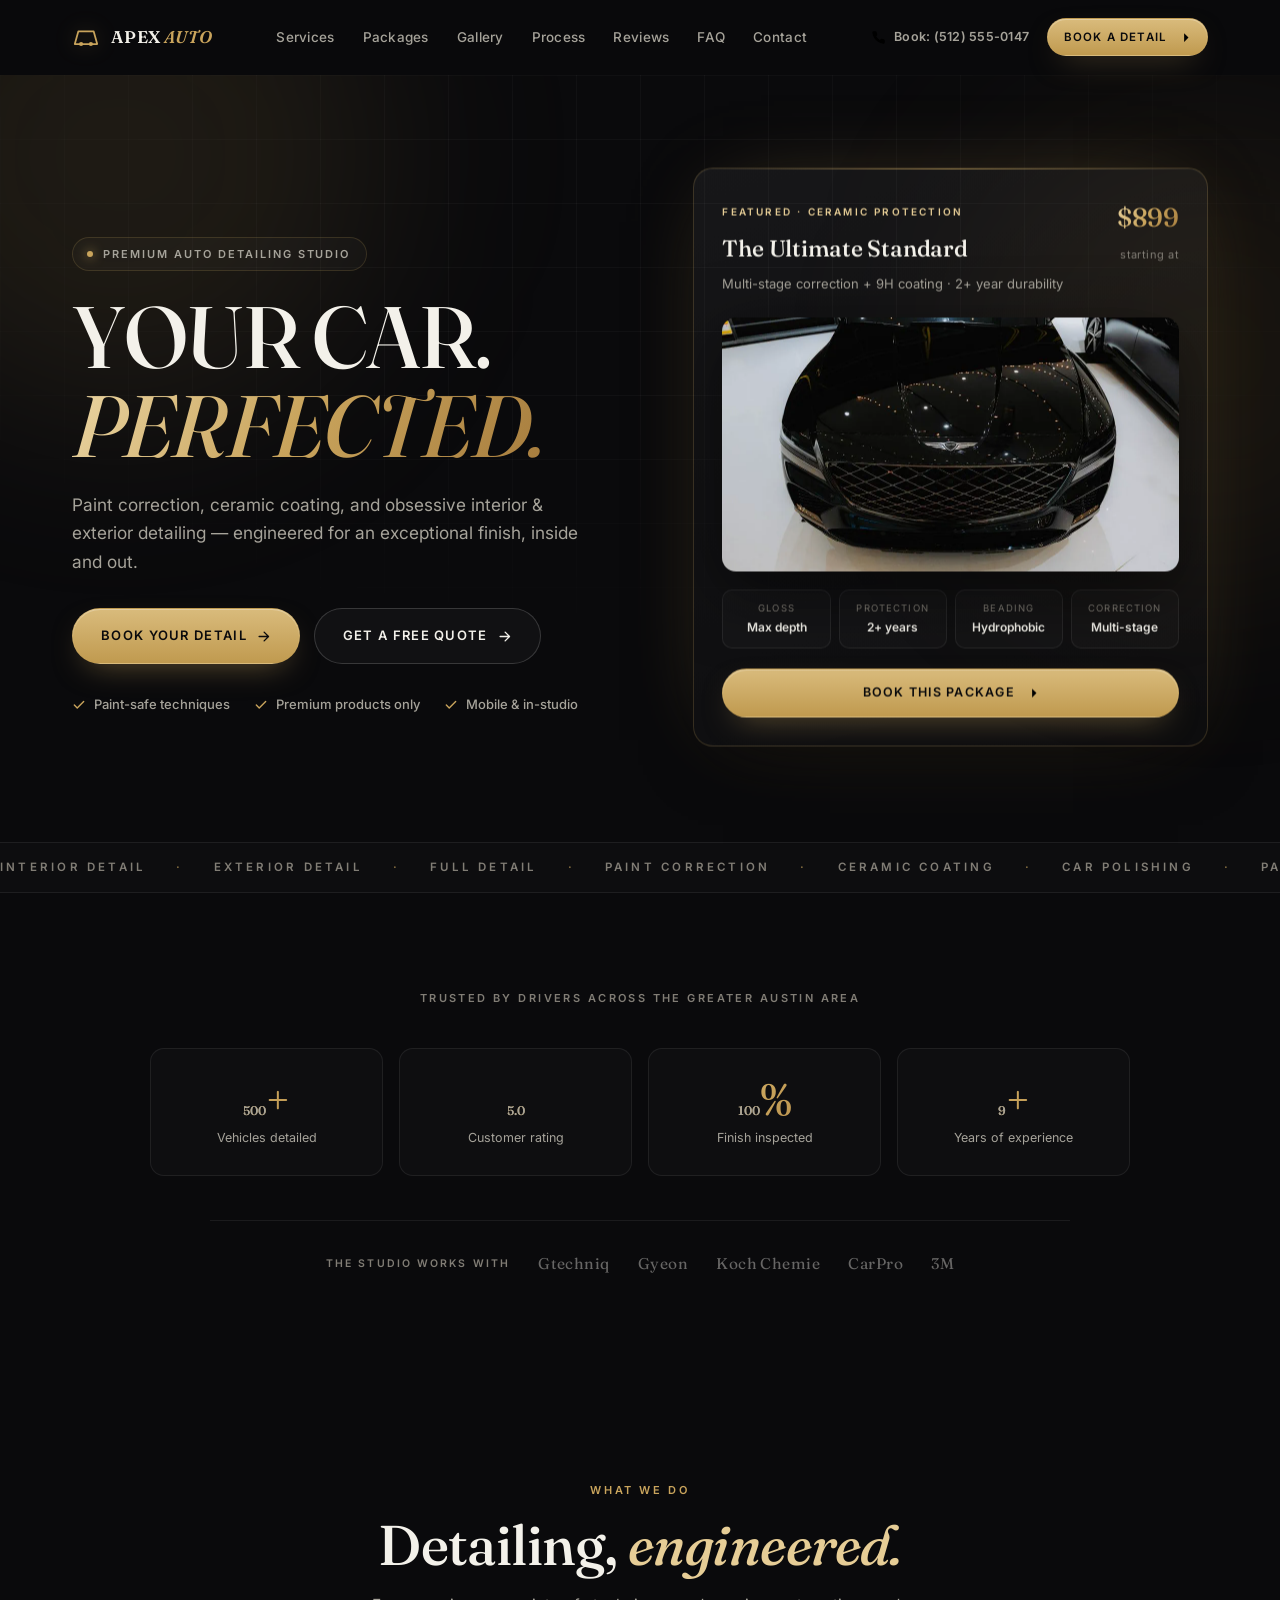
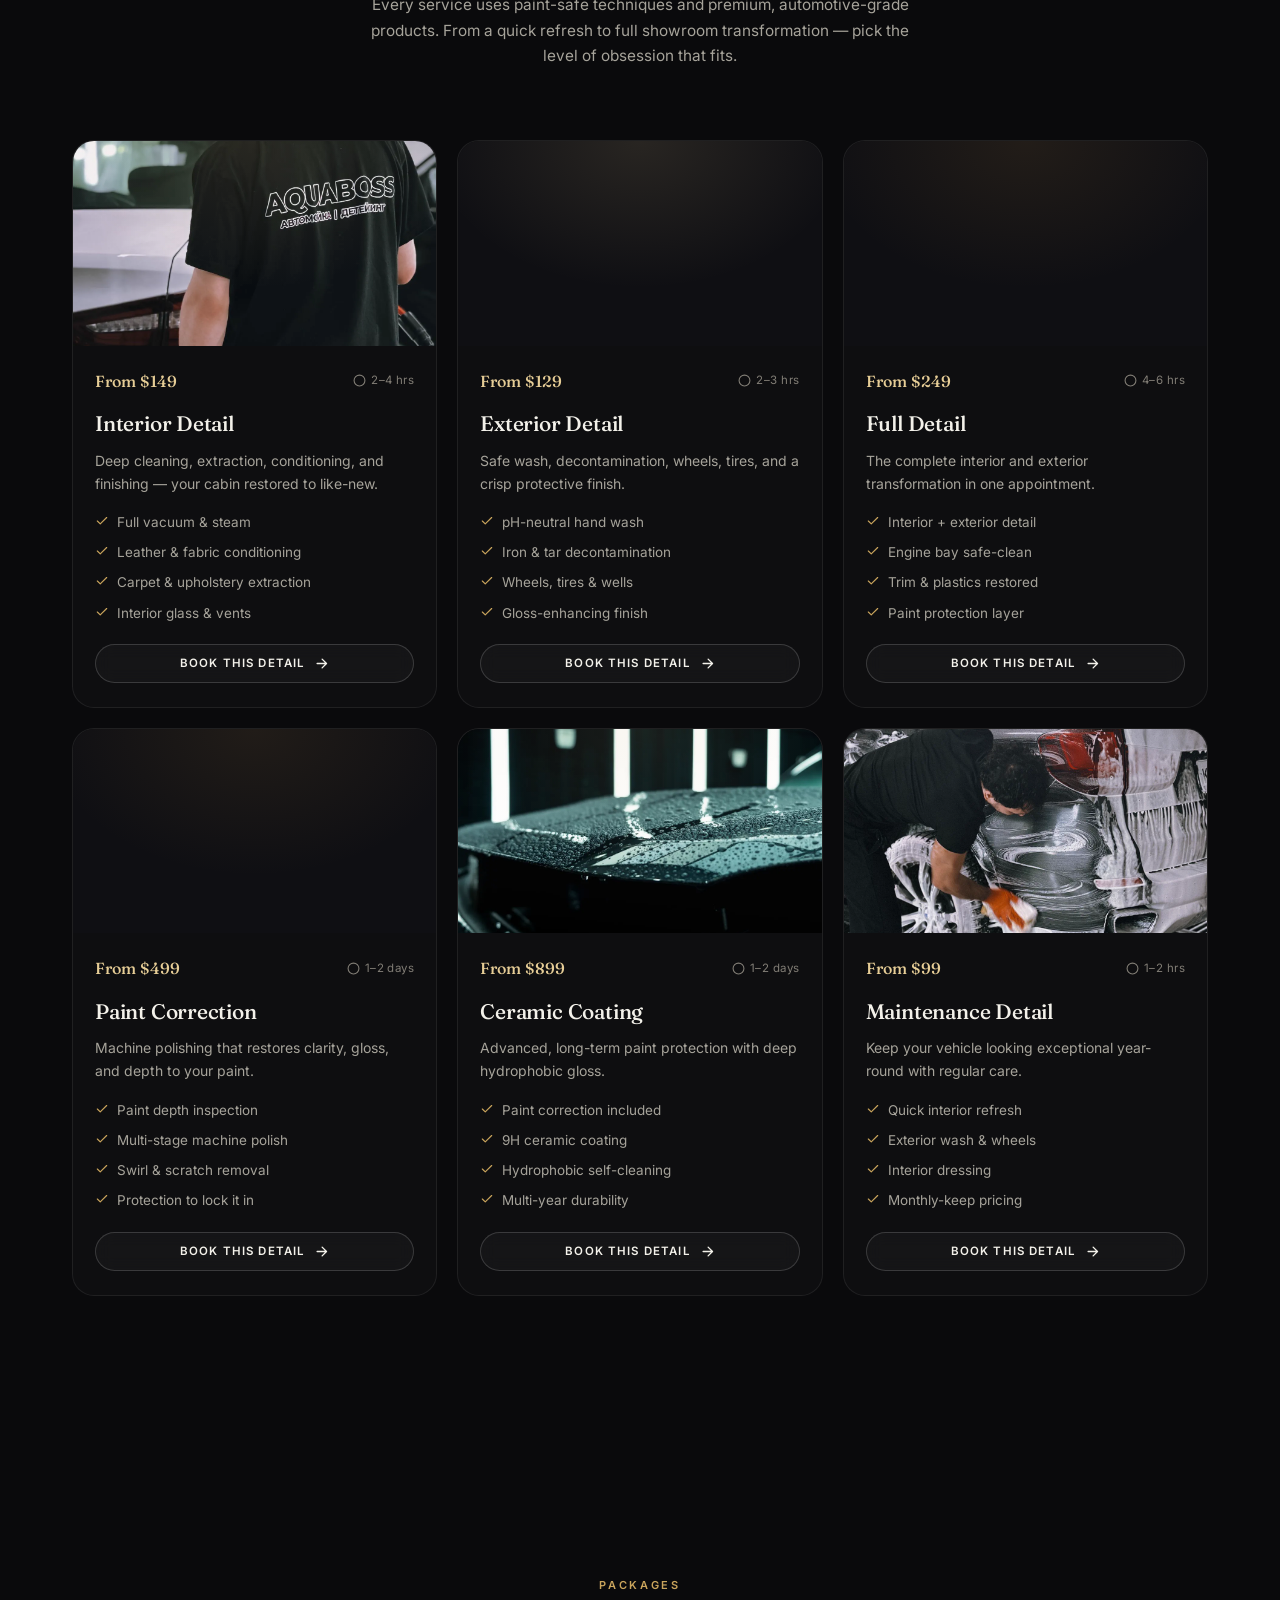
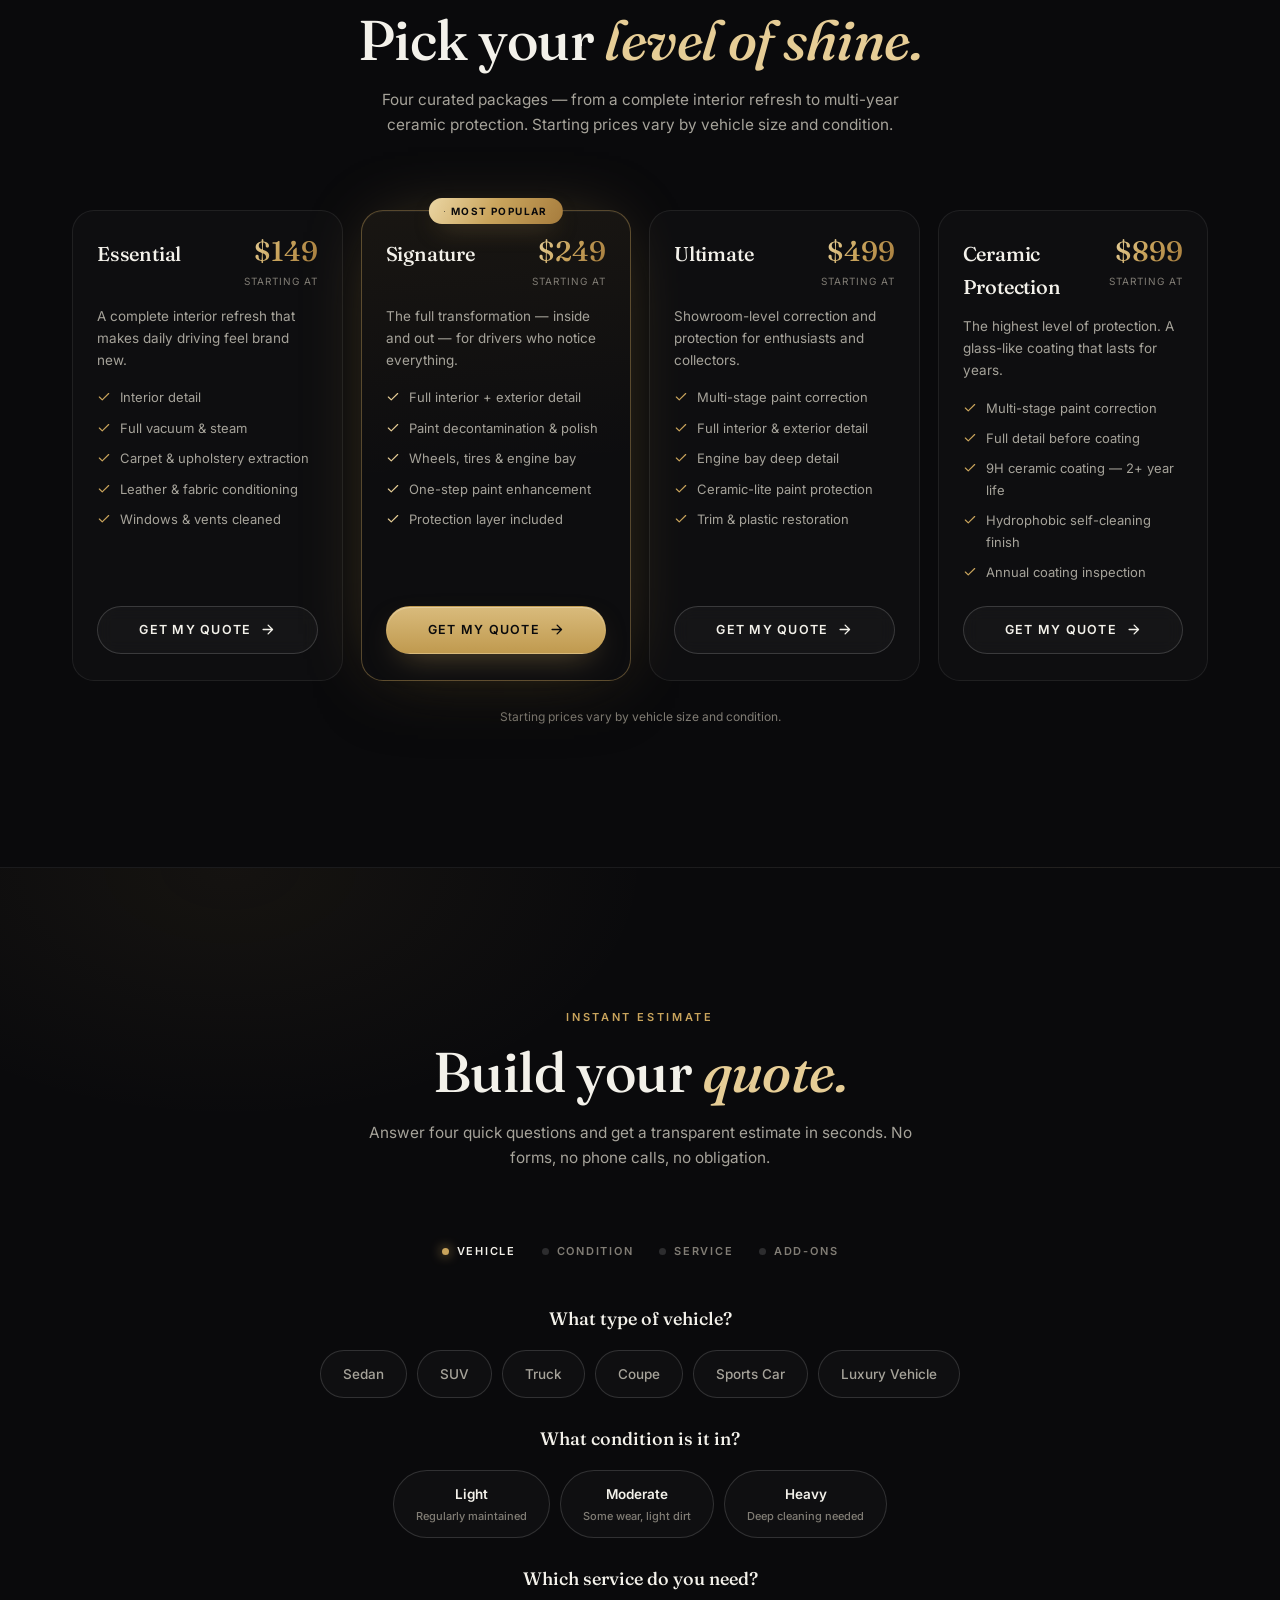
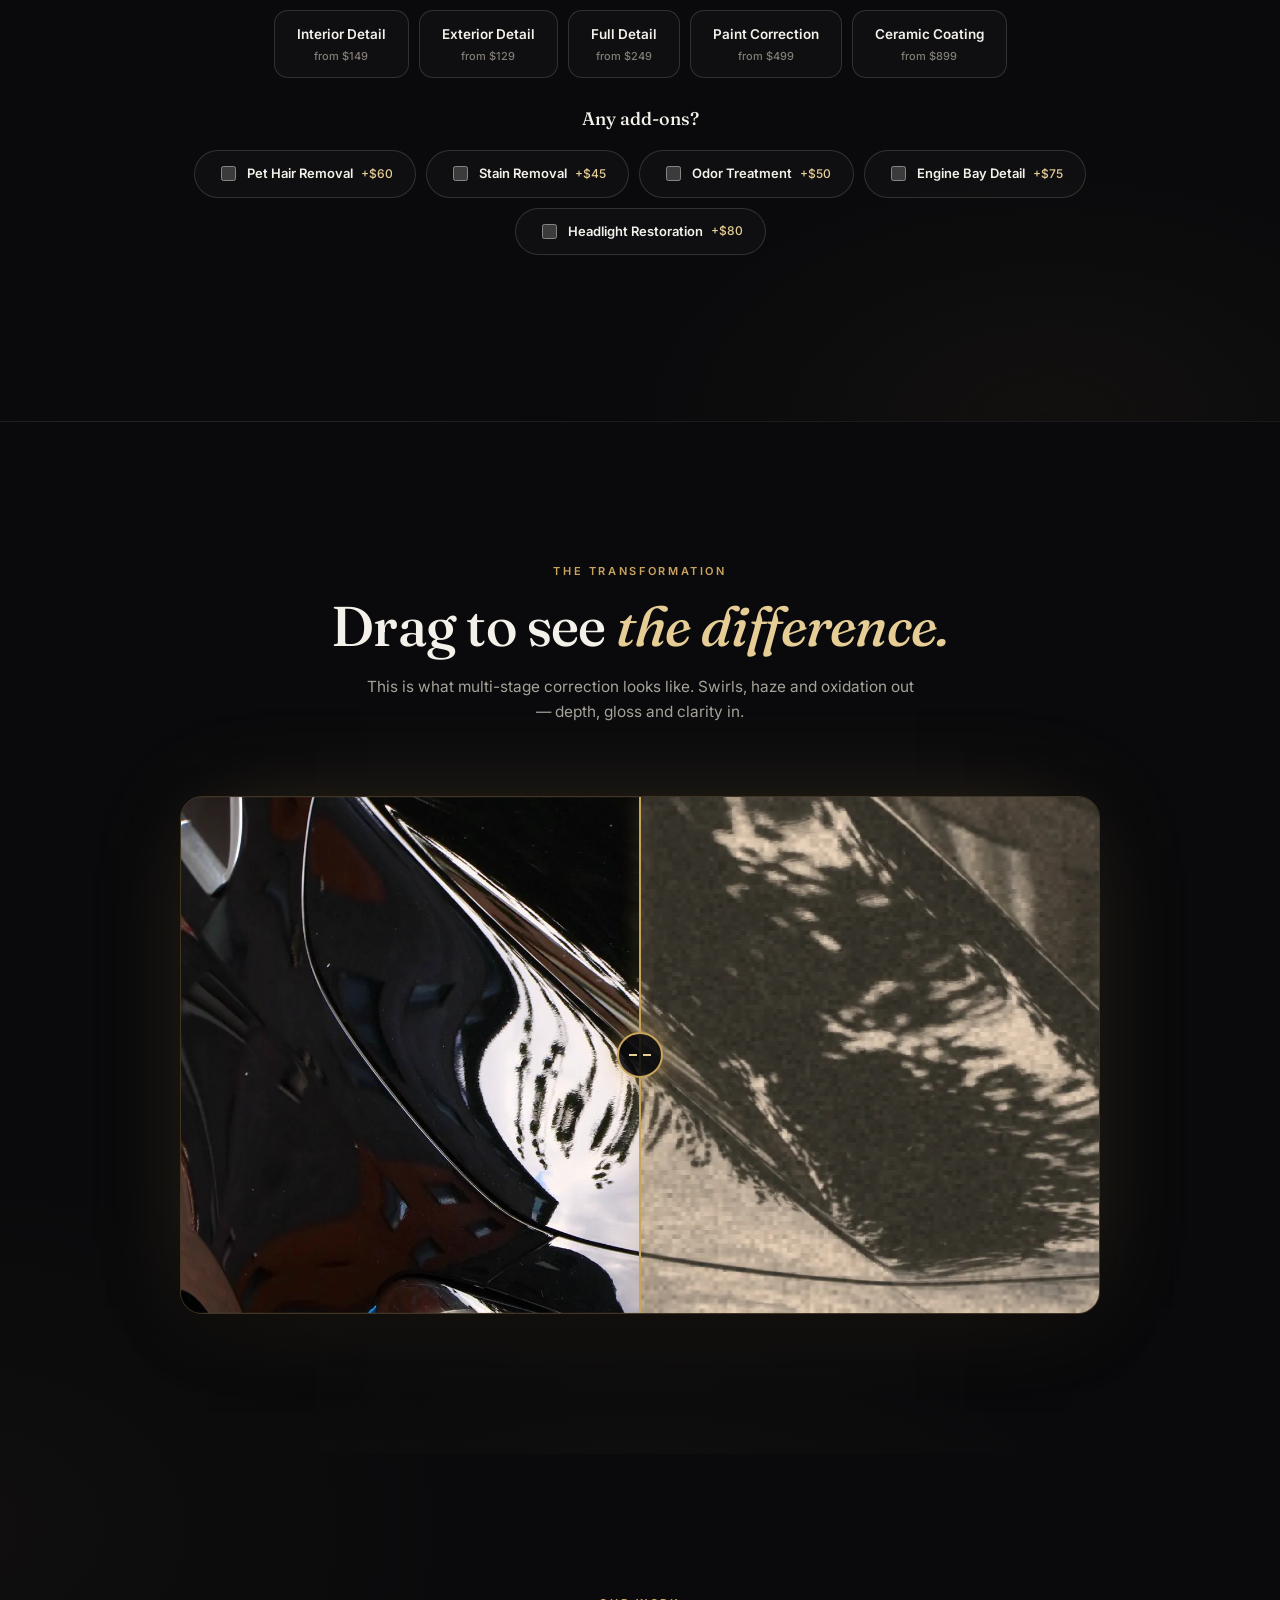
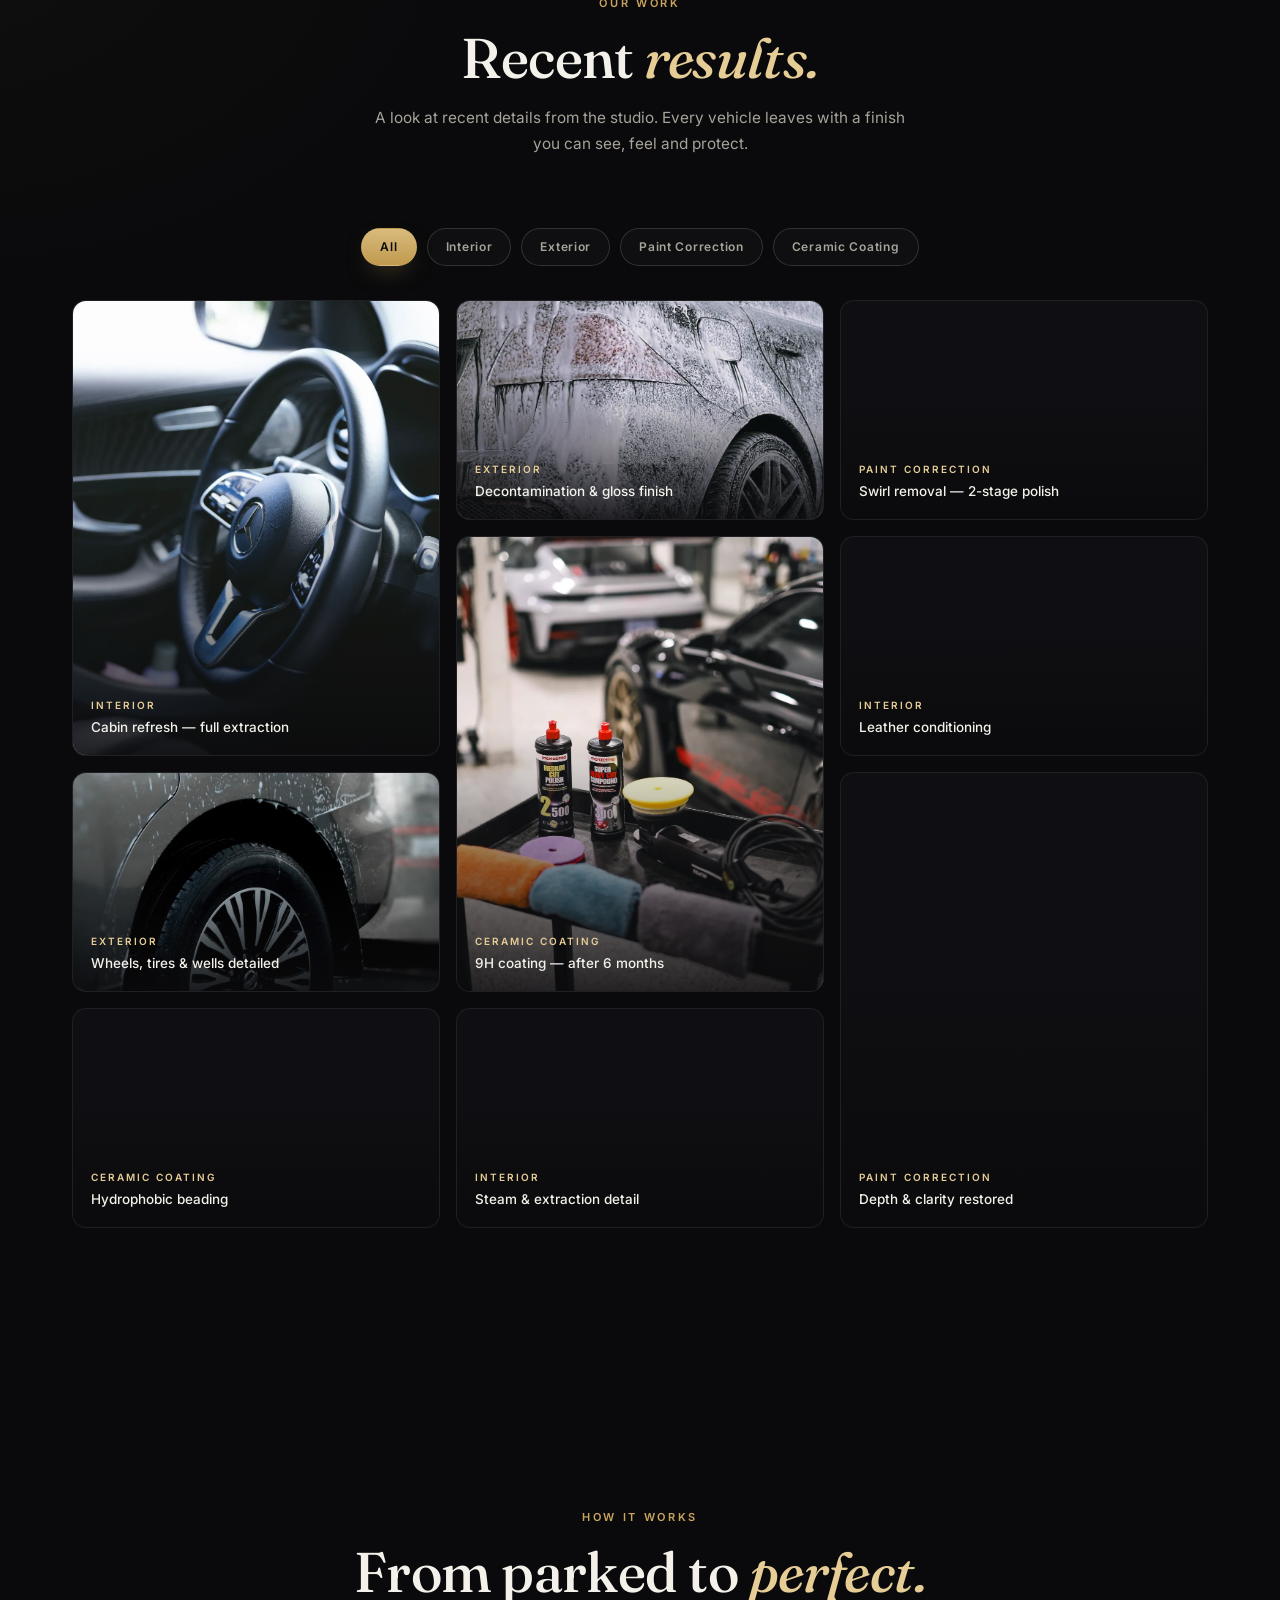
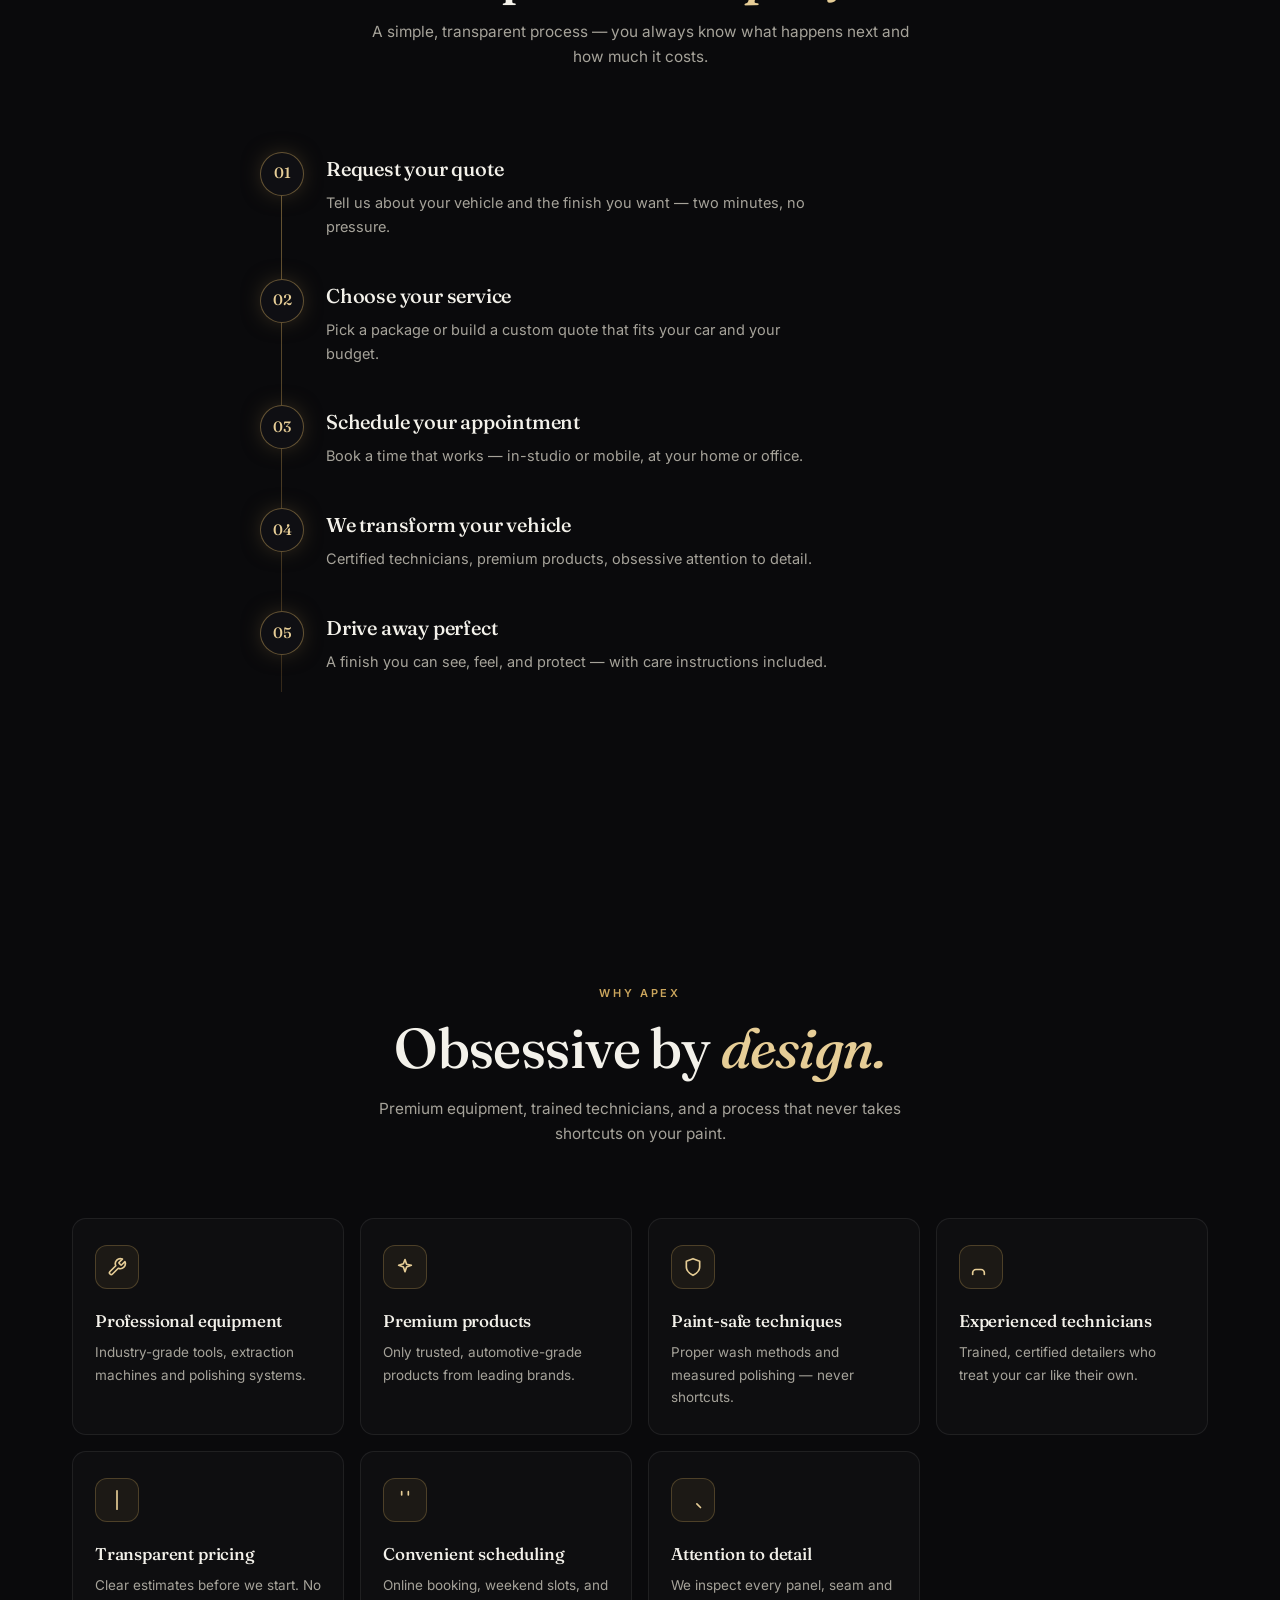
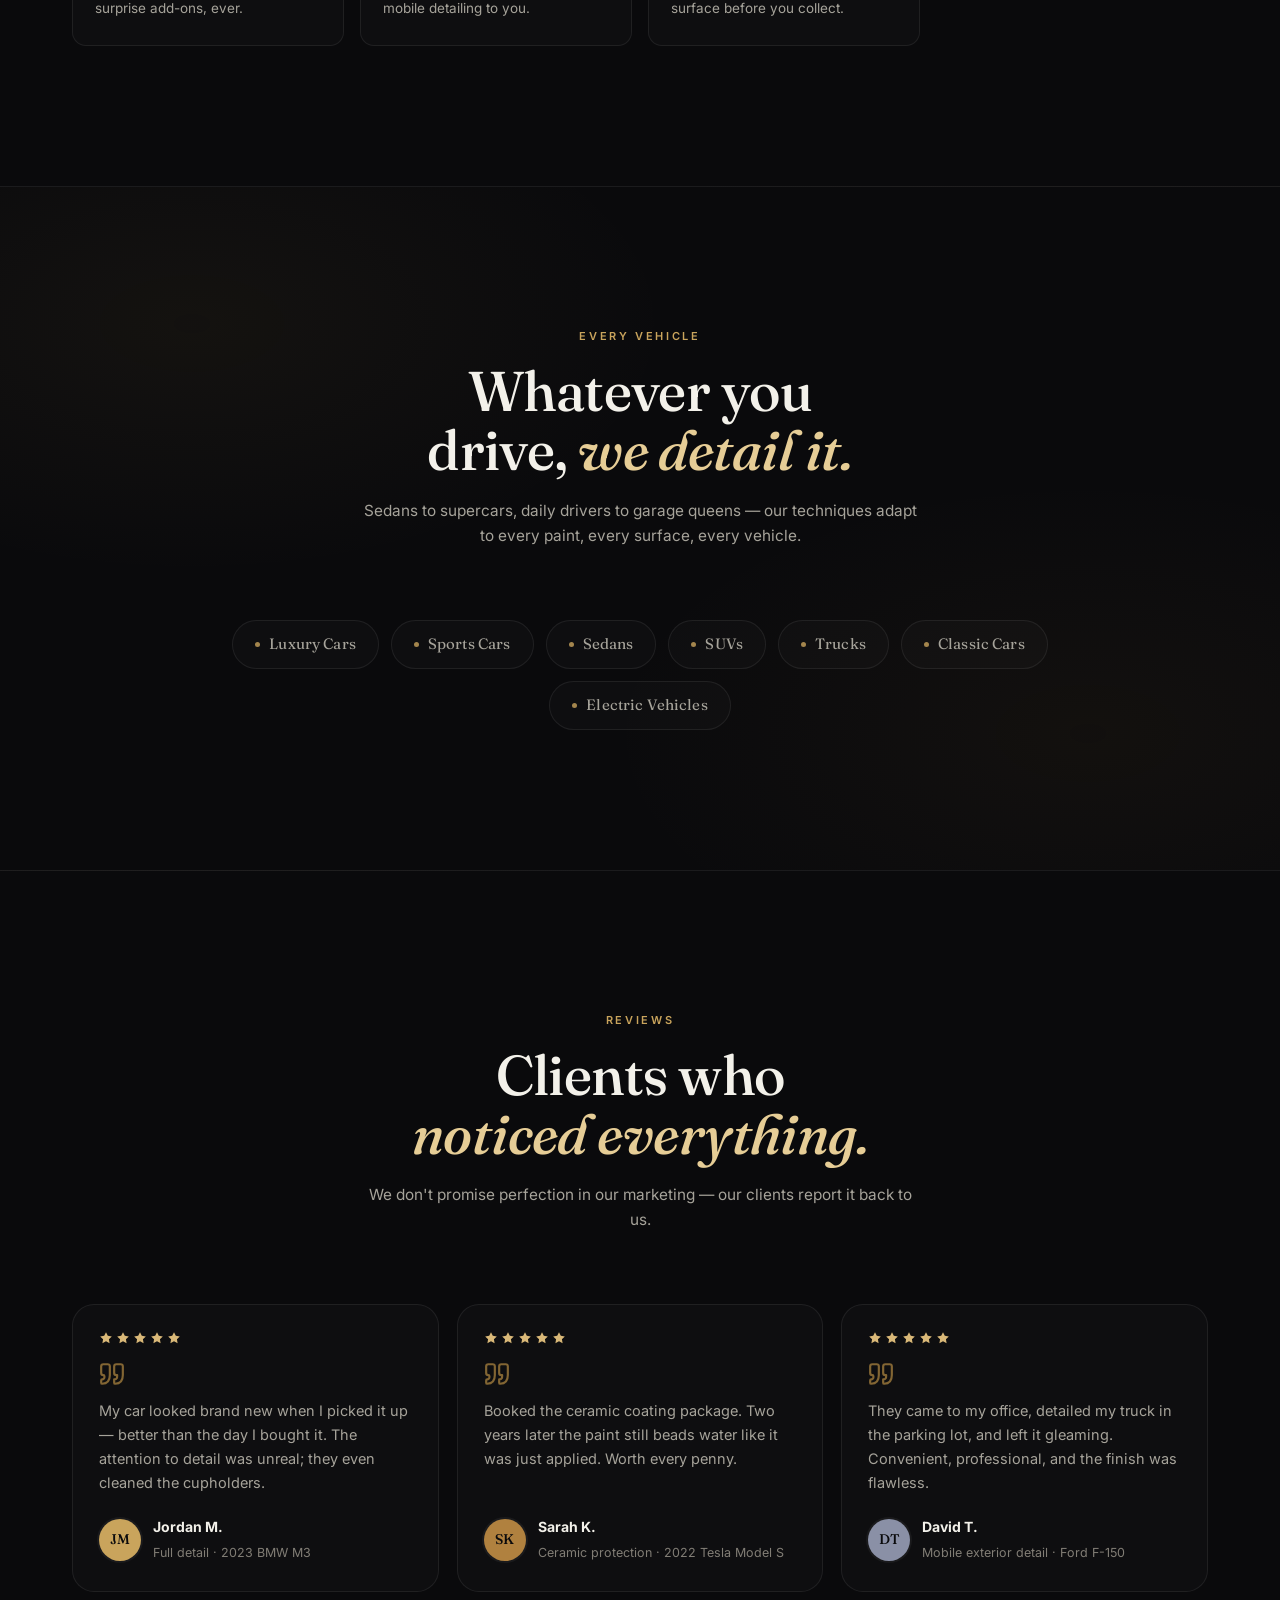
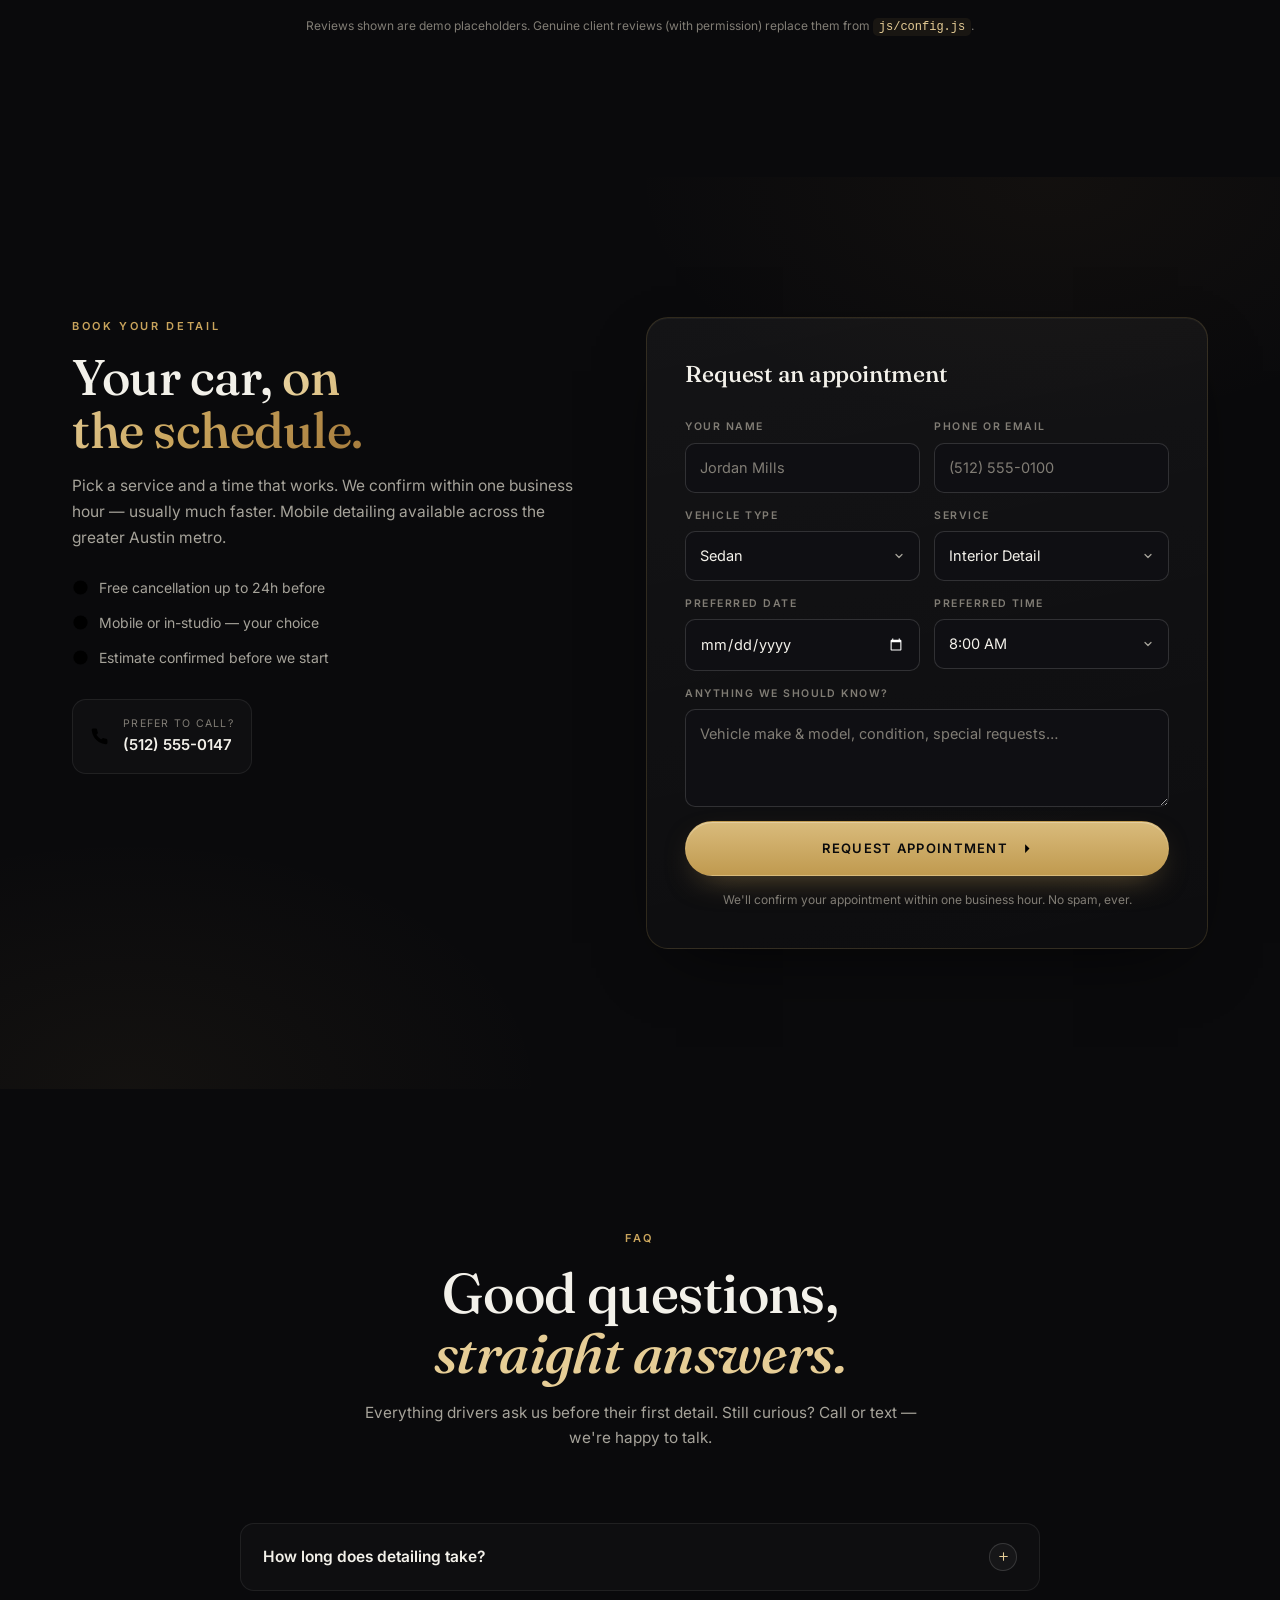
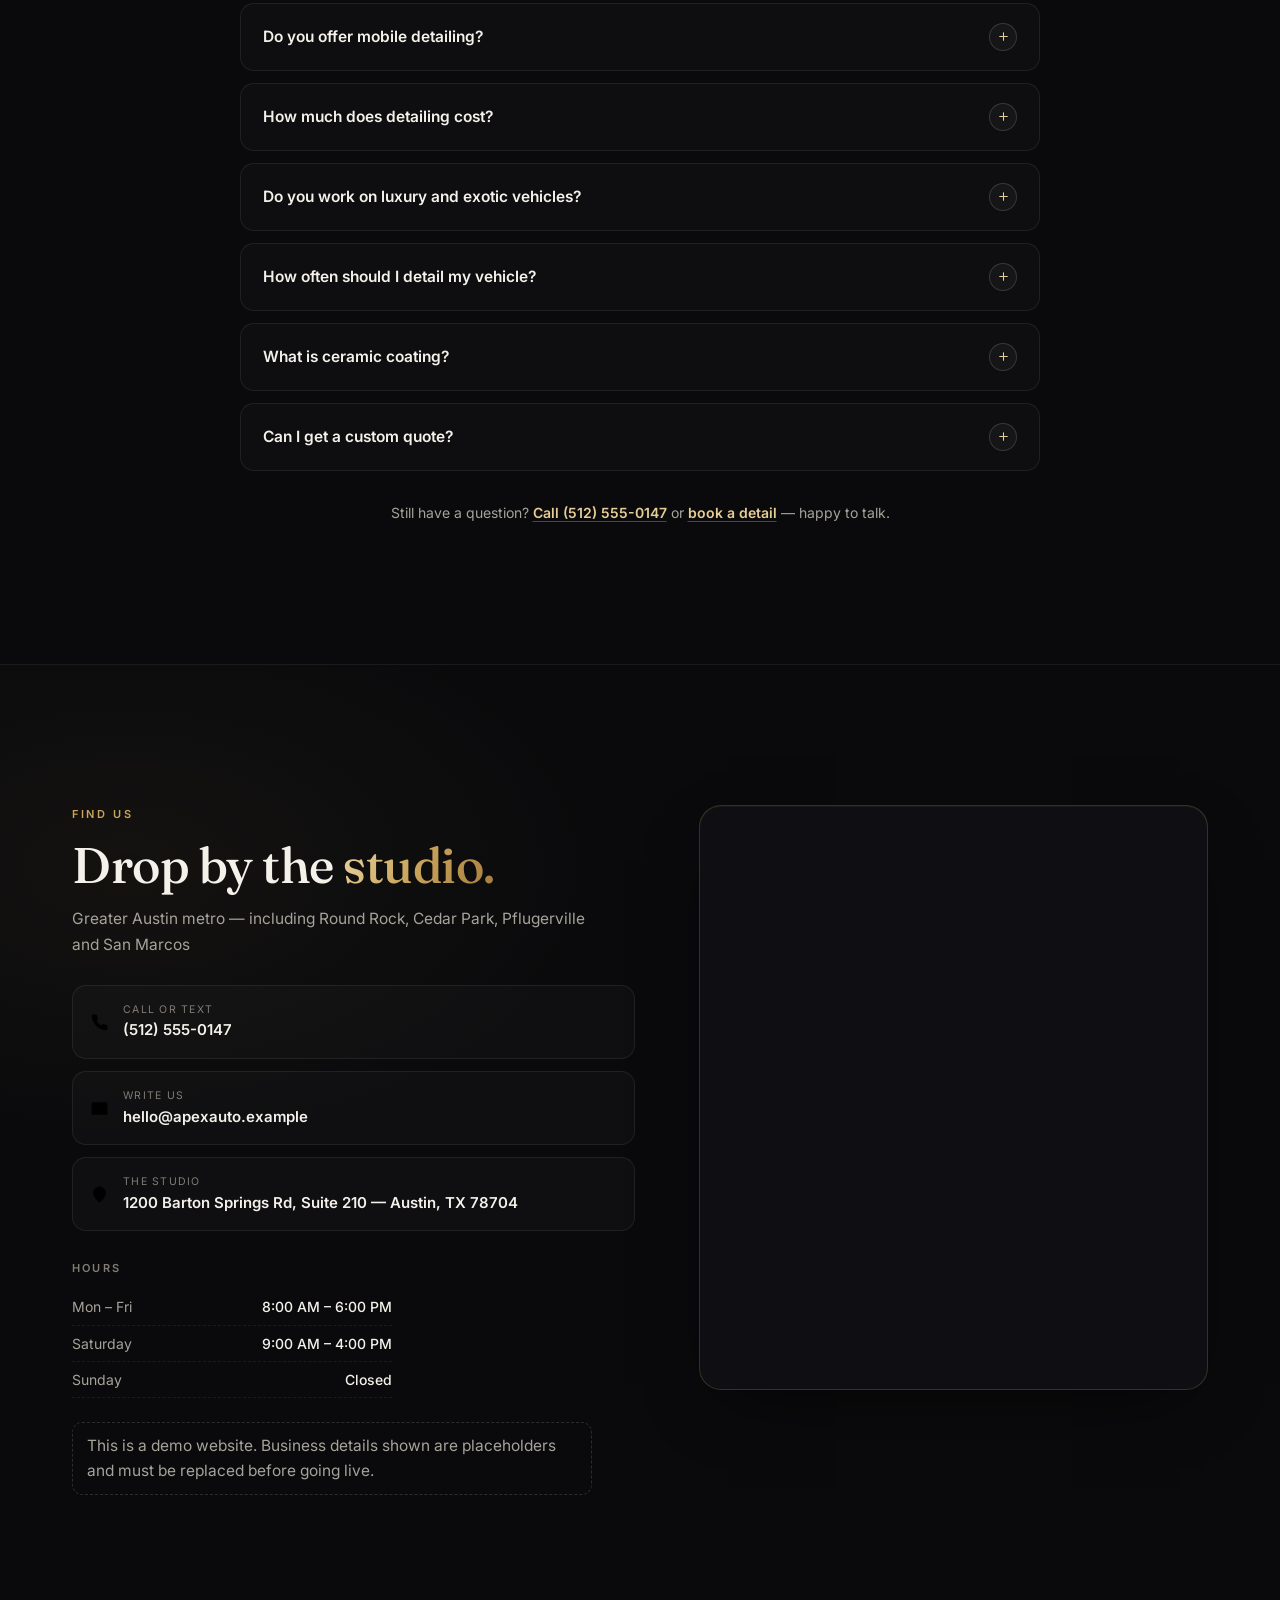
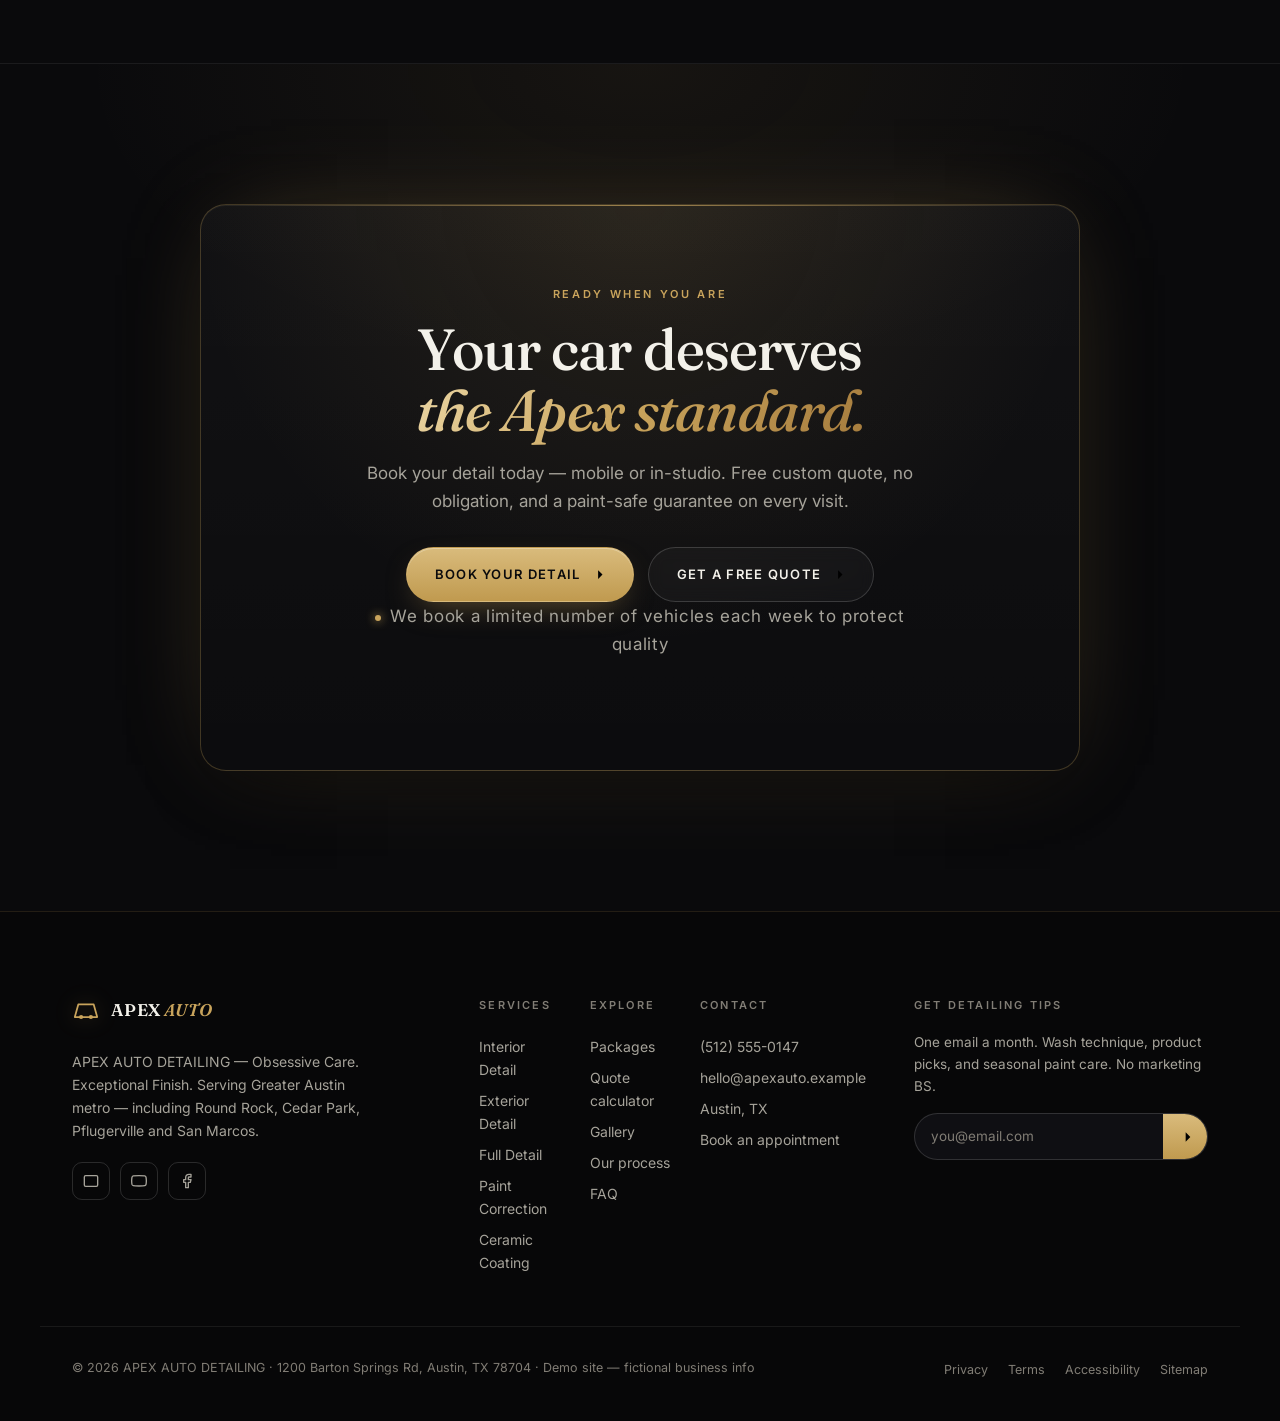
<file: index.html>
<!doctype html>
<html lang="en">
<head>
<meta charset="utf-8" />
<meta name="viewport" content="width=device-width, initial-scale=1, viewport-fit=cover" />
<title>APEX AUTO DETAILING | Premium Auto Detailing in Austin, TX</title>
<meta name="description" content="Premium auto detailing in Austin, TX — interior detail, exterior detail, full detail, paint correction and ceramic coating. Book your appointment today." />
<meta name="keywords" content="auto detailing austin, ceramic coating, paint correction, car detailing, mobile detailing austin" />
<meta name="theme-color" content="#0A0A0C" />
<meta name="color-scheme" content="dark" />
<meta property="og:title" content="APEX AUTO DETAILING — Obsessive Care. Exceptional Finish." />
<meta property="og:description" content="Premium automotive detailing — interior, exterior, full detail, paint correction and ceramic coating. Engineered for an exceptional finish." />
<meta property="og:type" content="website" />
<meta property="og:url" content="https://apexauto-demo.example/" />
<meta name="twitter:card" content="summary_large_image" />
<link rel="canonical" href="https://apexauto-demo.example/" />
<link rel="preconnect" href="https://fonts.googleapis.com" />
<link rel="preconnect" href="https://fonts.gstatic.com" crossorigin />
<link rel="preload" as="image" href="assets/img/hero-card.webp" fetchpriority="high" />
<link href="https://fonts.googleapis.com/css2?family=Fraunces:opsz,wght@9..144,500;9..144,600&family=Inter:wght@400;500;600;700&display=swap" rel="stylesheet" />
<link rel="stylesheet" href="css/style.css" />
<link rel="icon" href="data:image/svg+xml,%3Csvg xmlns='http://www.w3.org/2000/svg' viewBox='0 0 64 64'%3E%3Crect width='64' height='64' rx='14' fill='%230A0A0C'/%3E%3Cpath d='M14 44 L20 22 L44 22 L50 44 Z' fill='none' stroke='%23C9A45C' stroke-width='3' stroke-linejoin='round'/%3E%3Ccircle cx='22' cy='44' r='4' fill='%23C9A45C'/%3E%3Ccircle cx='42' cy='44' r='4' fill='%23C9A45C'/%3E%3C/svg%3E" />
<script type="application/ld+json">
{
  "@context": "https://schema.org",
  "@type": "AutoDetail",
  "name": "APEX AUTO DETAILING",
  "description": "Premium automotive detailing studio — interior detail, exterior detail, full detail, paint correction and ceramic coating in Austin, TX.",
  "url": "https://apexauto-demo.example/",
  "telephone": "+15125550147",
  "email": "hello@apexauto.example",
  "priceRange": "$$",
  "address": {
    "@type": "PostalAddress",
    "streetAddress": "1200 Barton Springs Rd, Suite 210",
    "addressLocality": "Austin",
    "addressRegion": "TX",
    "postalCode": "78704",
    "addressCountry": "US"
  },
  "geo": { "@type": "GeoCoordinates", "latitude": 30.2635, "longitude": -97.7612 },
  "openingHoursSpecification": [
    { "@type": "OpeningHoursSpecification", "dayOfWeek": ["Monday","Tuesday","Wednesday","Thursday","Friday"], "opens": "08:00", "closes": "18:00" },
    { "@type": "OpeningHoursSpecification", "dayOfWeek": "Saturday", "opens": "09:00", "closes": "16:00" }
  ]
}
</script>
<script type="application/ld+json">
{
  "@context": "https://schema.org",
  "@type": "FAQPage",
  "mainEntity": [
    { "@type": "Question", "name": "How long does detailing take?", "acceptedAnswer": { "@type": "Answer", "text": "Most details take between 1 and 6 hours depending on the service and vehicle condition. Paint correction and ceramic coating appointments take one to two days." } },
    { "@type": "Question", "name": "Do you offer mobile detailing?", "acceptedAnswer": { "@type": "Answer", "text": "Yes. We bring the full studio to you — your home, office, or anywhere with power and water access, within the greater Austin metro." } },
    { "@type": "Question", "name": "How much does detailing cost?", "acceptedAnswer": { "@type": "Answer", "text": "Packages start at $149. Most customers pay between $149 and $899 depending on the service, vehicle size, and condition. Use the quote calculator for an estimate." } },
    { "@type": "Question", "name": "Do you work on luxury and exotic vehicles?", "acceptedAnswer": { "@type": "Answer", "text": "Absolutely — a large share of our work is on premium, luxury, and exotic vehicles, using paint-safe techniques and measured polishing." } },
    { "@type": "Question", "name": "What is ceramic coating?", "acceptedAnswer": { "@type": "Answer", "text": "Ceramic coating is a liquid polymer applied to paint that bonds to create a durable, hydrophobic layer — deep gloss, easier cleaning, and protection against UV and minor scratches for years." } },
    { "@type": "Question", "name": "Can I get a custom quote?", "acceptedAnswer": { "@type": "Answer", "text": "Yes — use the calculator for a quick estimate, then request a final quote. Custom quotes are free and there's never an obligation." } }
  ]
}
</script>
</head>
<body>

<a class="skip" href="#main" data-instant>Skip to content</a>

<!-- ============== NAV ============== -->
<header class="nav" id="nav">
  <div class="nav__inner container">
    <a href="#top" class="nav__brand" aria-label="APEX AUTO DETAILING home">
      <svg class="nav__logo" viewBox="0 0 40 40" aria-hidden="true">
        <path d="M4 30 L9 12 L31 12 L36 30 Z" fill="none" stroke="currentColor" stroke-width="2.5" stroke-linejoin="round"/>
        <circle cx="13" cy="30" r="3" fill="var(--gold)"/>
        <circle cx="27" cy="30" r="3" fill="var(--gold)"/>
      </svg>
      <span class="nav__wordmark">APEX<span>AUTO</span></span>
    </a>

    <nav class="nav__links" id="navLinks" aria-label="Primary"></nav>

    <div class="nav__actions">
      <a href="tel:+15125550147" class="nav__phone" aria-label="Call APEX AUTO DETAILING">
        <svg viewBox="0 0 24 24" aria-hidden="true"><path d="M22 16.92v3a2 2 0 0 1-2.18 2 19.79 19.79 0 0 1-8.63-3.07 19.5 19.5 0 0 1-6-6 19.79 19.79 0 0 1-3.07-8.67A2 2 0 0 1 4.11 2h3a2 2 0 0 1 2 1.72c.13.96.36 1.9.7 2.81a2 2 0 0 1-.45 2.11L8.09 9.91a16 16 0 0 0 6 6l1.27-1.27a2 2 0 0 1 2.11-.45c.91.34 1.85.57 2.81.7A2 2 0 0 1 22 16.92z"/></svg>
        <span>Book: (512) 555-0147</span>
      </a>
      <a href="#booking" class="btn btn--primary btn--sm">
        Book a detail
        <svg class="btn-arr" viewBox="0 0 24 24" aria-hidden="true"><path d="M5 12h14M13 5l7 7-7 7"/></svg>
      </a>
      <button class="nav__menu" id="navMenuBtn" aria-label="Open menu" aria-expanded="false">
        <svg viewBox="0 0 24 24" aria-hidden="true"><path d="M4 6h16M4 12h16M4 18h16"/></svg>
      </button>
    </div>
  </div>

  <!-- mobile drawer -->
  <div class="nav__drawer" id="navDrawer" hidden>
    <nav id="navDrawerLinks" aria-label="Mobile"></nav>
    <a href="#booking" class="btn btn--primary">Book a detail</a>
  </div>
</header>

<main id="main">

<!-- ============== HERO ============== -->
<section class="hero" id="top">
  <div class="hero__grid" aria-hidden="true"></div>
  <div class="hero__glow hero__glow--a" aria-hidden="true"></div>
  <div class="hero__glow hero__glow--b" aria-hidden="true"></div>

  <div class="container hero__inner">
    <div class="hero__copy">
      <div class="eyebrow" id="heroEyebrow" data-reveal></div>

      <h1 class="hero__title" data-reveal>
        <span id="heroTitleA"></span><br/>
        <span id="heroTitleB"></span>
      </h1>

      <p class="hero__sub" id="heroSub" data-reveal data-reveal-delay="160"></p>

      <div class="hero__cta" data-reveal data-reveal-delay="240">
        <a id="heroCtaPrimary" class="btn btn--primary btn--lg" href="#booking"></a>
        <a id="heroCtaSecondary" class="btn btn--ghost btn--lg" href="#calculator"></a>
      </div>

      <ul class="hero__bullets" id="heroBullets" data-reveal data-reveal-delay="320"></ul>
    </div>

    <!-- hero visual: featured package card -->
    <div class="hero__visual" data-reveal data-reveal-delay="200">
    <aside class="hero__card" aria-label="Featured package: Ceramic Protection">
      <div class="card__top">
        <div>
          <div class="card__chip">FEATURED · CERAMIC PROTECTION</div>
          <h3 class="card__name">The Ultimate Standard</h3>
          <p class="card__sub">Multi-stage correction + 9H coating · 2+ year durability</p>
        </div>
        <div class="card__price">
          <span class="card__price-num">$899</span>
          <span class="card__price-was">starting at</span>
        </div>
      </div>

      <div class="card__viz" aria-hidden="true">
        <img class="card__car" src="assets/img/hero-card.webp" alt="" loading="eager" decoding="async" fetchpriority="high" />
      </div>

      <div class="card__specs">
        <div><span>Gloss</span><b>Max depth</b></div>
        <div><span>Protection</span><b>2+ years</b></div>
        <div><span>Beading</span><b>Hydrophobic</b></div>
        <div><span>Correction</span><b>Multi-stage</b></div>
      </div>

      <a href="#booking" class="btn btn--primary btn--block">
        Book this package
        <svg class="btn-arr" viewBox="0 0 24 24" aria-hidden="true"><path d="M5 12h14M13 5l7 7-7 7"/></svg>
      </a>
    </aside>
    </div>
  </div>

  <!-- ticker -->
  <div class="ticker" aria-hidden="true">
    <div class="ticker__track" id="tickerTrack"></div>
  </div>
</section>

<!-- ============== TRUST / SOCIAL PROOF ============== -->
<section class="proof">
  <div class="container">
    <p class="proof__lead" id="trustLead" data-reveal></p>
    <div class="proof__stats" id="trustStats"></div>
    <div class="proof__products" id="trustProducts" data-reveal></div>
  </div>
</section>

<!-- ============== SERVICES ============== -->
<section class="svc" id="services">
  <div class="container">
    <div class="section-head" data-reveal>
      <div class="kicker">WHAT WE DO</div>
      <h2>Detailing, <span class="grad">engineered.</span></h2>
      <p>Every service uses paint-safe techniques and premium, automotive-grade products. From a quick refresh to full showroom transformation — pick the level of obsession that fits.</p>
    </div>
    <div class="svc__grid" id="servicesGrid"></div>
  </div>
</section>

<!-- ============== PACKAGES ============== -->
<section class="pkg-sec" id="packages">
  <div class="container">
    <div class="section-head" data-reveal>
      <div class="kicker">PACKAGES</div>
      <h2>Pick your <span class="grad">level of shine.</span></h2>
      <p>Four curated packages — from a complete interior refresh to multi-year ceramic protection. Starting prices vary by vehicle size and condition.</p>
    </div>
    <div class="pkg__grid" id="packagesGrid"></div>
    <p class="pkg__note" id="packagesNote"></p>
  </div>
</section>

<!-- ============== QUOTE CALCULATOR ============== -->
<section class="calc">
  <div class="container" id="calculator">
    <div class="section-head" data-reveal>
      <div class="kicker">INSTANT ESTIMATE</div>
      <h2>Build your <span class="grad">quote.</span></h2>
      <p>Answer four quick questions and get a transparent estimate in seconds. No forms, no phone calls, no obligation.</p>
    </div>
  </div>
</section>

<!-- ============== BEFORE / AFTER ============== -->
<section class="ba-sec" id="beforeafter">
  <div class="container">
    <div class="section-head" data-reveal>
      <div class="kicker">THE TRANSFORMATION</div>
      <h2>Drag to see <span class="grad">the difference.</span></h2>
      <p>This is what multi-stage correction looks like. Swirls, haze and oxidation out — depth, gloss and clarity in.</p>
    </div>
    <div id="beforeAfterStage" data-reveal></div>
  </div>
</section>

<!-- ============== GALLERY ============== -->
<section class="gal-sec" id="gallery">
  <div class="container">
    <div class="section-head" data-reveal>
      <div class="kicker">OUR WORK</div>
      <h2>Recent <span class="grad">results.</span></h2>
      <p>A look at recent details from the studio. Every vehicle leaves with a finish you can see, feel and protect.</p>
    </div>
    <div class="gal__filters" id="galleryFilters" role="group" aria-label="Filter gallery by category"></div>
    <div class="gal__grid" id="galleryGrid"></div>
  </div>
</section>

<!-- ============== PROCESS ============== -->
<section class="proc" id="process">
  <div class="container">
    <div class="section-head" data-reveal>
      <div class="kicker">HOW IT WORKS</div>
      <h2>From parked to <span class="grad">perfect.</span></h2>
      <p>A simple, transparent process — you always know what happens next and how much it costs.</p>
    </div>
    <ol class="proc__steps" id="processList"></ol>
  </div>
</section>

<!-- ============== WHY CHOOSE US ============== -->
<section class="why">
  <div class="container">
    <div class="section-head" data-reveal>
      <div class="kicker">WHY APEX</div>
      <h2>Obsessive by <span class="grad">design.</span></h2>
      <p>Premium equipment, trained technicians, and a process that never takes shortcuts on your paint.</p>
    </div>
    <div class="why__grid" id="whyGrid"></div>
  </div>
</section>

<!-- ============== VEHICLES ============== -->
<section class="veh-sec">
  <div class="container">
    <div class="section-head" data-reveal>
      <div class="kicker">EVERY VEHICLE</div>
      <h2>Whatever you drive, <span class="grad">we detail it.</span></h2>
      <p>Sedans to supercars, daily drivers to garage queens — our techniques adapt to every paint, every surface, every vehicle.</p>
    </div>
    <div id="vehiclesGrid"></div>
  </div>
</section>

<!-- ============== REVIEWS ============== -->
<section class="testi" id="reviews">
  <div class="container">
    <div class="section-head" data-reveal>
      <div class="kicker">REVIEWS</div>
      <h2>Clients who <span class="grad">noticed everything.</span></h2>
      <p>We don't promise perfection in our marketing — our clients report it back to us.</p>
    </div>
    <div class="testi__grid" id="testimonialsGrid"></div>
    <p class="testi__note" id="testimonialsNote"></p>
  </div>
</section>

<!-- ============== BOOKING ============== -->
<section class="book" id="booking">
  <div class="container book__grid">
    <div class="book__copy" data-reveal>
      <div class="kicker">BOOK YOUR DETAIL</div>
      <h2>Your car, <span class="grad">on the schedule.</span></h2>
      <p>Pick a service and a time that works. We confirm within one business hour — usually much faster. Mobile detailing available across the greater Austin metro.</p>
      <ul class="book__points">
        <li><svg viewBox="0 0 24 24" aria-hidden="true"><circle cx="12" cy="12" r="10"/><path d="m9 12 2 2 4-4"/></svg> Free cancellation up to 24h before</li>
        <li><svg viewBox="0 0 24 24" aria-hidden="true"><circle cx="12" cy="12" r="10"/><path d="m9 12 2 2 4-4"/></svg> Mobile or in-studio — your choice</li>
        <li><svg viewBox="0 0 24 24" aria-hidden="true"><circle cx="12" cy="12" r="10"/><path d="m9 12 2 2 4-4"/></svg> Estimate confirmed before we start</li>
      </ul>
      <div class="book__phone">
        <a href="tel:+15125550147" class="cta__phone">
          <svg viewBox="0 0 24 24" aria-hidden="true"><path d="M22 16.92v3a2 2 0 0 1-2.18 2 19.79 19.79 0 0 1-8.63-3.07 19.5 19.5 0 0 1-6-6 19.79 19.79 0 0 1-3.07-8.67A2 2 0 0 1 4.11 2h3a2 2 0 0 1 2 1.72c.13.96.36 1.9.7 2.81a2 2 0 0 1-.45 2.11L8.09 9.91a16 16 0 0 0 6 6l1.27-1.27a2 2 0 0 1 2.11-.45c.91.34 1.85.57 2.81.7A2 2 0 0 1 22 16.92z"/></svg>
          <div><span>Prefer to call?</span><b>(512) 555-0147</b></div>
        </a>
      </div>
    </div>

    <form class="form" id="bookingForm" data-reveal data-reveal-delay="100" novalidate>
      <h3 class="form__title">Request an appointment</h3>
      <div class="form__row">
        <label class="field">
          <span>Your name</span>
          <input type="text" name="name" autocomplete="name" required placeholder="Jordan Mills" />
        </label>
        <label class="field">
          <span>Phone or email</span>
          <input type="text" name="contact" autocomplete="email" required placeholder="(512) 555-0100" />
        </label>
      </div>

      <div class="form__row">
        <label class="field">
          <span>Vehicle type</span>
          <select name="vehicle" id="bookVehicleType" required></select>
        </label>
        <label class="field">
          <span>Service</span>
          <select name="service" id="bookService" required></select>
        </label>
      </div>

      <div class="form__row">
        <label class="field">
          <span>Preferred date</span>
          <input type="date" name="date" id="bookDate" required />
        </label>
        <label class="field">
          <span>Preferred time</span>
          <select name="time" required>
            <option value="8:00 AM">8:00 AM</option>
            <option value="9:00 AM">9:00 AM</option>
            <option value="10:00 AM">10:00 AM</option>
            <option value="11:00 AM">11:00 AM</option>
            <option value="12:00 PM">12:00 PM</option>
            <option value="1:00 PM">1:00 PM</option>
            <option value="2:00 PM">2:00 PM</option>
            <option value="3:00 PM">3:00 PM</option>
            <option value="4:00 PM">4:00 PM</option>
            <option value="5:00 PM">5:00 PM</option>
          </select>
        </label>
      </div>

      <label class="field">
        <span>Anything we should know?</span>
        <textarea name="notes" rows="3" placeholder="Vehicle make &amp; model, condition, special requests…"></textarea>
      </label>

      <!-- Honeypot: invisible to humans, bots fill it — the backend discards the submission. -->
      <div class="hp" aria-hidden="true">
        <label>Leave this field empty<input type="text" name="website" tabindex="-1" autocomplete="off" /></label>
      </div>

      <button type="submit" class="btn btn--primary btn--lg btn--block">
        <span class="btn__label">Request appointment</span>
        <svg class="btn-arr" viewBox="0 0 24 24" aria-hidden="true"><path d="M5 12h14M13 5l7 7-7 7"/></svg>
      </button>
      <p class="form__error" id="bookingError" hidden role="alert"></p>
      <p class="form__fine">We'll confirm your appointment within one business hour. No spam, ever.</p>

      <div class="form__success" id="bookingSuccess" hidden>
        <svg viewBox="0 0 24 24" aria-hidden="true"><circle cx="12" cy="12" r="10"/><path d="m9 12 2 2 4-4"/></svg>
        <h3>Request received!</h3>
        <p>Thanks — we've got your request. We'll confirm your appointment within one business hour. In the meantime, check your inbox for a summary.</p>
        <button type="button" class="btn btn--ghost btn--sm" id="bookingAgain">Book another appointment</button>
      </div>
    </form>
  </div>
</section>

<!-- ============== FAQ ============== -->
<section class="faq" id="faq">
  <div class="container">
    <div class="section-head" data-reveal>
      <div class="kicker">FAQ</div>
      <h2>Good questions, <span class="grad">straight answers.</span></h2>
      <p>Everything drivers ask us before their first detail. Still curious? Call or text — we're happy to talk.</p>
    </div>
    <ul class="faq__list" id="faqList"></ul>
    <p class="faq__more">Still have a question? <a href="tel:+15125550147">Call (512) 555-0147</a> or <a href="#booking">book a detail</a> — happy to talk.</p>
  </div>
</section>

<!-- ============== CONTACT ============== -->
<section class="cta" id="contact">
  <div class="container cta__grid">
    <div class="cta__copy" data-reveal>
      <div class="kicker">FIND US</div>
      <h2>Drop by the <span class="grad">studio.</span></h2>
      <p id="contactArea"></p>

      <div class="cta__contact">
        <a id="contactPhone" class="cta__phone" href="tel:+15125550147">
          <svg viewBox="0 0 24 24" aria-hidden="true"><path d="M22 16.92v3a2 2 0 0 1-2.18 2 19.79 19.79 0 0 1-8.63-3.07 19.5 19.5 0 0 1-6-6 19.79 19.79 0 0 1-3.07-8.67A2 2 0 0 1 4.11 2h3a2 2 0 0 1 2 1.72c.13.96.36 1.9.7 2.81a2 2 0 0 1-.45 2.11L8.09 9.91a16 16 0 0 0 6 6l1.27-1.27a2 2 0 0 1 2.11-.45c.91.34 1.85.57 2.81.7A2 2 0 0 1 22 16.92z"/></svg>
          <div><span>Call or text</span><b id="contactPhoneNum">(512) 555-0147</b></div>
        </a>
        <a id="contactEmail" class="cta__email" href="mailto:hello@apexauto.example">
          <svg viewBox="0 0 24 24" aria-hidden="true"><rect x="2" y="4" width="20" height="16" rx="2"/><path d="m22 7-10 5L2 7"/></svg>
          <div><span>Write us</span><b id="contactEmailTxt">hello@apexauto.example</b></div>
        </a>
        <a id="contactMapLink" class="cta__email" href="https://www.google.com/maps" target="_blank" rel="noopener">
          <svg viewBox="0 0 24 24" aria-hidden="true"><path d="M20 10c0 4.99-5.54 10.19-7.4 11.8a1 1 0 0 1-1.2 0C9.54 20.19 4 14.99 4 10a8 8 0 0 1 16 0z"/><circle cx="12" cy="10" r="3"/></svg>
          <div><span>The studio</span><b id="contactAddress">1200 Barton Springs Rd, Suite 210 — Austin, TX 78704</b></div>
        </a>
      </div>

      <div class="cta__hours">
        <h4>Hours</h4>
        <div id="contactHours"></div>
      </div>

      <p class="cta__demo" id="demoNotice"></p>
    </div>

    <div class="cta__map" data-reveal data-reveal-delay="100">
      <div class="map__frame">
        <iframe id="contactMap" title="Map to APEX AUTO DETAILING studio" loading="lazy" referrerpolicy="no-referrer-when-downgrade" allowfullscreen></iframe>
      </div>
    </div>
  </div>
</section>

<!-- ============== FINAL CTA ============== -->
<section class="final-cta">
  <div class="container">
    <div class="final-cta__panel" data-reveal>
      <div class="kicker">READY WHEN YOU ARE</div>
      <h2>Your car deserves <span class="grad">the Apex standard.</span></h2>
      <p>Book your detail today — mobile or in-studio. Free custom quote, no obligation, and a paint-safe guarantee on every visit.</p>
      <div class="final-cta__actions">
        <a href="#booking" class="btn btn--primary btn--lg">
          Book your detail
          <svg class="btn-arr" viewBox="0 0 24 24" aria-hidden="true"><path d="M5 12h14M13 5l7 7-7 7"/></svg>
        </a>
        <a href="#calculator" class="btn btn--ghost btn--lg">
          Get a free quote
          <svg class="btn-arr" viewBox="0 0 24 24" aria-hidden="true"><path d="M5 12h14M13 5l7 7-7 7"/></svg>
        </a>
      </div>
      <p class="final-cta__note">We book a limited number of vehicles each week to protect quality</p>
    </div>
  </div>
</section>

</main>

<!-- ============== FOOTER ============== -->
<footer class="foot">
  <div class="container foot__top">
    <div class="foot__brand">
      <a href="#top" class="nav__brand">
        <svg class="nav__logo" viewBox="0 0 40 40" aria-hidden="true">
          <path d="M4 30 L9 12 L31 12 L36 30 Z" fill="none" stroke="currentColor" stroke-width="2.5" stroke-linejoin="round"/>
        <circle cx="13" cy="30" r="3" fill="var(--gold)"/>
        <circle cx="27" cy="30" r="3" fill="var(--gold)"/>
        </svg>
        <span class="nav__wordmark">APEX<span>AUTO</span></span>
      </a>
      <p id="footBlurb"></p>
      <div class="foot__social" id="footSocials"></div>
    </div>

    <div class="foot__cols" id="footCols"></div>

    <div class="foot__col foot__news">
      <h4>Get detailing tips</h4>
      <p>One email a month. Wash technique, product picks, and seasonal paint care. No marketing BS.</p>
      <form class="news" id="newsForm">
        <input type="email" name="email" placeholder="you@email.com" required aria-label="Email address" />
        <button type="submit" aria-label="Subscribe"><svg viewBox="0 0 24 24"><path d="M5 12h14M13 5l7 7-7 7"/></svg></button>
      </form>
    </div>
  </div>

  <div class="container foot__bot">
    <p id="footLegal"></p>
    <ul>
      <li><a href="legal.html#privacy">Privacy</a></li>
      <li><a href="legal.html#terms">Terms</a></li>
      <li><a href="legal.html#accessibility">Accessibility</a></li>
      <li><a href="sitemap.xml">Sitemap</a></li>
    </ul>
  </div>
</footer>

<!-- ============== MOBILE ACTION BAR ============== -->
<nav class="mbar" id="mobileBar" aria-label="Quick actions"></nav>

<!-- ============== GALLERY LIGHTBOX ============== -->
<div class="lightbox" id="lightbox" hidden>
  <div class="lb__backdrop" data-lb-close></div>
  <div class="lb__panel" role="dialog" aria-modal="true" aria-label="Photo viewer">
    <button class="lb__btn lb__close" data-lb-close aria-label="Close">
      <svg viewBox="0 0 24 24" aria-hidden="true"><path d="M18 6 6 18M6 6l12 12"/></svg>
    </button>
    <button class="lb__btn lb__prev" aria-label="Previous photo">
      <svg viewBox="0 0 24 24" aria-hidden="true"><path d="m15 18-6-6 6-6"/></svg>
    </button>
    <div class="lb__media"></div>
    <button class="lb__btn lb__next" aria-label="Next photo">
      <svg viewBox="0 0 24 24" aria-hidden="true"><path d="m9 18 6-6-6-6"/></svg>
    </button>
    <div class="lb__cap"><b data-lb-cat></b><span data-lb-title></span></div>
    <div class="lb__count" data-lb-count></div>
  </div>
</div>

<script src="js/config.js" defer></script>
<script src="js/render.js" defer></script>
<script src="js/main.js" defer></script>
</body>
</html>
</file>
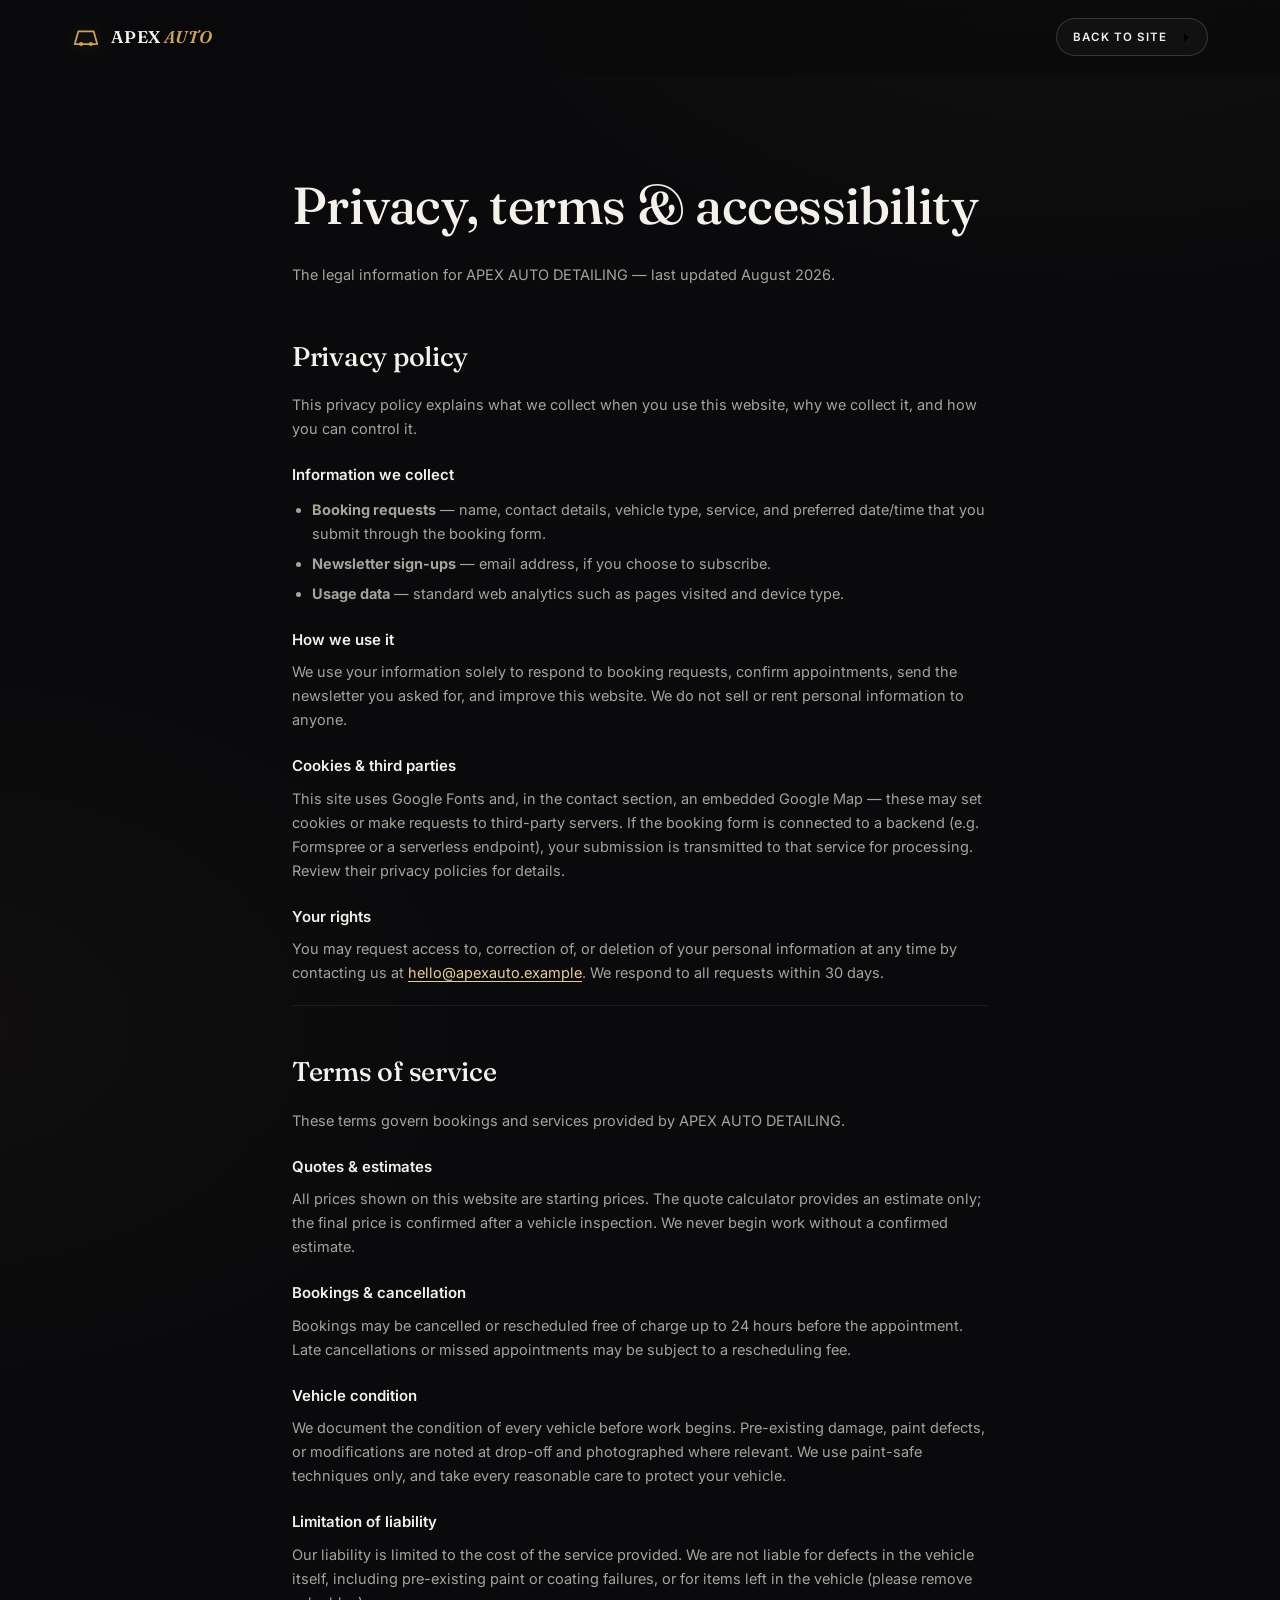
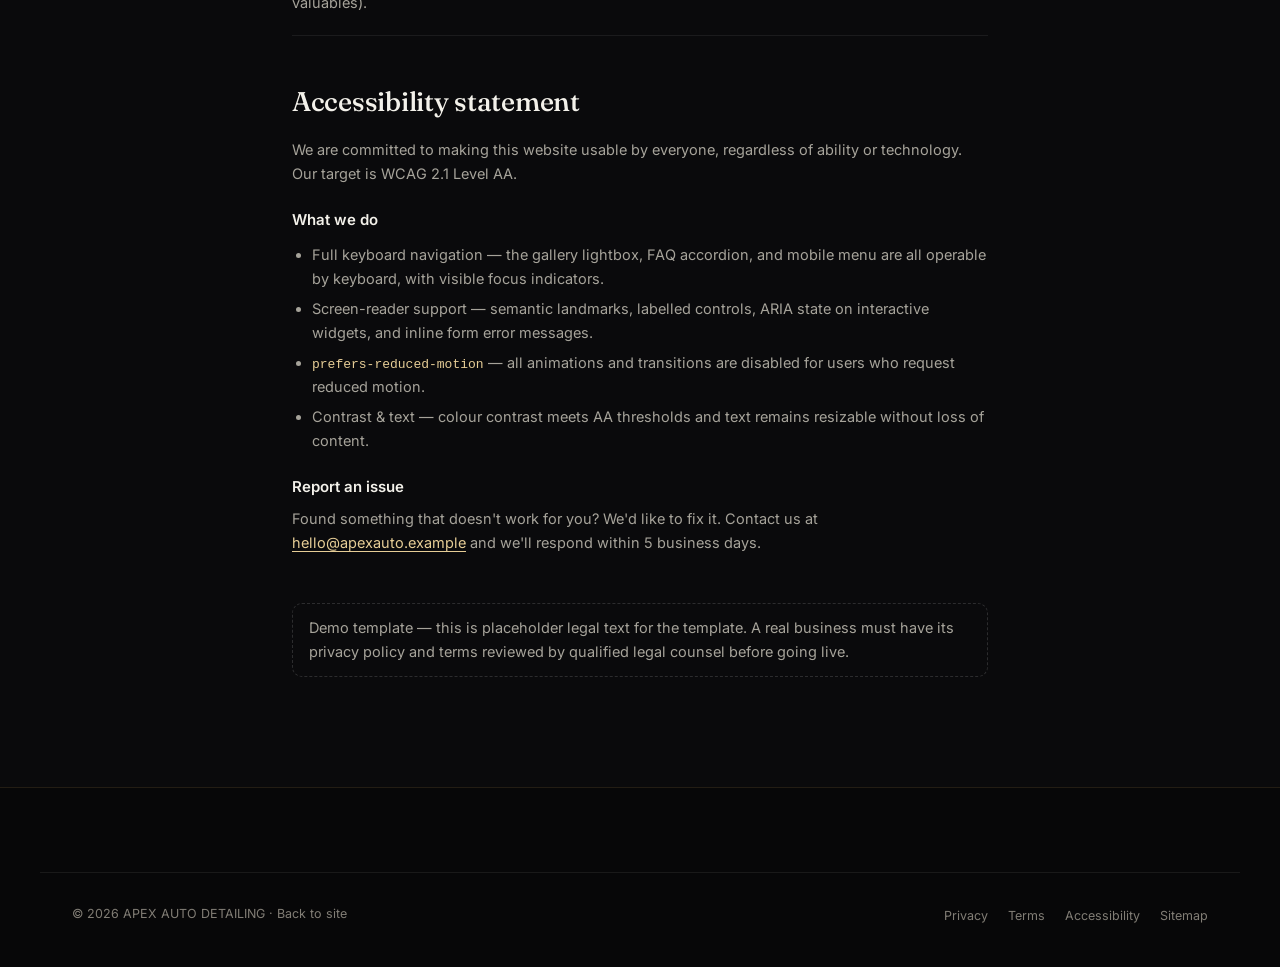
<file: legal.html>
<!doctype html>
<html lang="en">
<head>
<meta charset="utf-8" />
<meta name="viewport" content="width=device-width, initial-scale=1, viewport-fit=cover" />
<title>Privacy · Terms · Accessibility | APEX AUTO DETAILING</title>
<meta name="description" content="Privacy policy, terms of service and accessibility statement for APEX AUTO DETAILING." />
<meta name="theme-color" content="#0A0A0C" />
<meta name="color-scheme" content="dark" />
<link rel="preconnect" href="https://fonts.googleapis.com" />
<link rel="preconnect" href="https://fonts.gstatic.com" crossorigin />
<link href="https://fonts.googleapis.com/css2?family=Fraunces:opsz,wght@9..144,400;9..144,500;9..144,600&family=Inter:wght@400;500;600;700&display=swap" rel="stylesheet" />
<link rel="stylesheet" href="css/style.css" />
<link rel="icon" href="data:image/svg+xml,%3Csvg xmlns='http://www.w3.org/2000/svg' viewBox='0 0 64 64'%3E%3Crect width='64' height='64' rx='14' fill='%230A0A0C'/%3E%3Cpath d='M14 44 L20 22 L44 22 L50 44 Z' fill='none' stroke='%23C9A45C' stroke-width='3' stroke-linejoin='round'/%3E%3Ccircle cx='22' cy='44' r='4' fill='%23C9A45C'/%3E%3Ccircle cx='42' cy='44' r='4' fill='%23C9A45C'/%3E%3C/svg%3E" />
</head>
<body>

<a class="skip" href="#legal" data-instant>Skip to content</a>

<header class="nav">
  <div class="container nav__inner">
    <a href="index.html" class="nav__brand" aria-label="APEX AUTO DETAILING home">
      <svg class="nav__logo" viewBox="0 0 40 40" aria-hidden="true">
        <path d="M4 30 L9 12 L31 12 L36 30 Z" fill="none" stroke="currentColor" stroke-width="2.5" stroke-linejoin="round"/>
        <circle cx="13" cy="30" r="3" fill="var(--gold)"/>
        <circle cx="27" cy="30" r="3" fill="var(--gold)"/>
      </svg>
      <span class="nav__wordmark">APEX<span>AUTO</span></span>
    </a>
    <a href="index.html" class="btn btn--ghost btn--sm">
      Back to site
      <svg class="btn-arr" viewBox="0 0 24 24" aria-hidden="true"><path d="M5 12h14M13 5l7 7-7 7"/></svg>
    </a>
  </div>
</header>

<main id="legal">
  <div class="container legal__content">
    <h1>Privacy, terms &amp; accessibility</h1>
    <p class="legal__intro">The legal information for APEX AUTO DETAILING — last updated August 2026.</p>

    <section id="privacy">
      <h2>Privacy policy</h2>
      <p>This privacy policy explains what we collect when you use this website, why we collect it, and how you can control it.</p>

      <h3>Information we collect</h3>
      <ul>
        <li><strong>Booking requests</strong> — name, contact details, vehicle type, service, and preferred date/time that you submit through the booking form.</li>
        <li><strong>Newsletter sign-ups</strong> — email address, if you choose to subscribe.</li>
        <li><strong>Usage data</strong> — standard web analytics such as pages visited and device type.</li>
      </ul>

      <h3>How we use it</h3>
      <p>We use your information solely to respond to booking requests, confirm appointments, send the newsletter you asked for, and improve this website. We do not sell or rent personal information to anyone.</p>

      <h3>Cookies &amp; third parties</h3>
      <p>This site uses Google Fonts and, in the contact section, an embedded Google Map — these may set cookies or make requests to third-party servers. If the booking form is connected to a backend (e.g. Formspree or a serverless endpoint), your submission is transmitted to that service for processing. Review their privacy policies for details.</p>

      <h3>Your rights</h3>
      <p>You may request access to, correction of, or deletion of your personal information at any time by contacting us at <a href="mailto:hello@apexauto.example">hello@apexauto.example</a>. We respond to all requests within 30 days.</p>
    </section>

    <section id="terms">
      <h2>Terms of service</h2>
      <p>These terms govern bookings and services provided by APEX AUTO DETAILING.</p>

      <h3>Quotes &amp; estimates</h3>
      <p>All prices shown on this website are starting prices. The quote calculator provides an estimate only; the final price is confirmed after a vehicle inspection. We never begin work without a confirmed estimate.</p>

      <h3>Bookings &amp; cancellation</h3>
      <p>Bookings may be cancelled or rescheduled free of charge up to 24 hours before the appointment. Late cancellations or missed appointments may be subject to a rescheduling fee.</p>

      <h3>Vehicle condition</h3>
      <p>We document the condition of every vehicle before work begins. Pre-existing damage, paint defects, or modifications are noted at drop-off and photographed where relevant. We use paint-safe techniques only, and take every reasonable care to protect your vehicle.</p>

      <h3>Limitation of liability</h3>
      <p>Our liability is limited to the cost of the service provided. We are not liable for defects in the vehicle itself, including pre-existing paint or coating failures, or for items left in the vehicle (please remove valuables).</p>
    </section>

    <section id="accessibility">
      <h2>Accessibility statement</h2>
      <p>We are committed to making this website usable by everyone, regardless of ability or technology. Our target is WCAG 2.1 Level AA.</p>

      <h3>What we do</h3>
      <ul>
        <li>Full keyboard navigation — the gallery lightbox, FAQ accordion, and mobile menu are all operable by keyboard, with visible focus indicators.</li>
        <li>Screen-reader support — semantic landmarks, labelled controls, ARIA state on interactive widgets, and inline form error messages.</li>
        <li><code>prefers-reduced-motion</code> — all animations and transitions are disabled for users who request reduced motion.</li>
        <li>Contrast &amp; text — colour contrast meets AA thresholds and text remains resizable without loss of content.</li>
      </ul>

      <h3>Report an issue</h3>
      <p>Found something that doesn't work for you? We'd like to fix it. Contact us at <a href="mailto:hello@apexauto.example">hello@apexauto.example</a> and we'll respond within 5 business days.</p>
    </section>

    <p class="legal__note">Demo template — this is placeholder legal text for the template. A real business must have its privacy policy and terms reviewed by qualified legal counsel before going live.</p>
  </div>
</main>

<footer class="foot">
  <div class="container foot__bot">
    <p>© 2026 APEX AUTO DETAILING · <a href="index.html">Back to site</a></p>
    <ul>
      <li><a href="legal.html#privacy">Privacy</a></li>
      <li><a href="legal.html#terms">Terms</a></li>
      <li><a href="legal.html#accessibility">Accessibility</a></li>
      <li><a href="sitemap.xml">Sitemap</a></li>
    </ul>
  </div>
</footer>

</body>
</html>
</file>
<file: css/style.css>
/* =============================================================
   APEX AUTO DETAILING — stylesheet v2 · "Champagne Noir"
   Luxury automotive detailing · dark, warm, precise
   Display: Fraunces · UI: Inter · Accent: champagne gold
   ============================================================= */

/* ---------- tokens ---------- */
:root {
  --bg:           #0A0A0C;
  --bg-2:         #0F0F13;
  --bg-3:         #16161C;
  --line:         rgba(255, 255, 255, 0.07);
  --line-2:       rgba(255, 255, 255, 0.14);
  --text:         #F3F1EA;
  --text-dim:     #A6A39A;
  --text-mute:    #817D75;

  --gold:         #C9A45C;
  --gold-2:       #E6CD96;
  --gold-3:       #8F6F37;
  --bronze:       #B0813F;
  --slate:        #8A90A6;
  --green:        #8AA86A;
  --danger:       #D96C5F;

  --grad:         linear-gradient(120deg, #EBD6A4 0%, #C9A45C 48%, #A67C3D 100%);
  --grad-btn:     linear-gradient(180deg, #D9BB7C 0%, #C09A4F 100%);

  --radius:       14px;
  --radius-lg:    22px;
  --shadow-1:     0 1px 0 rgba(255,255,255,.04) inset, 0 24px 70px -30px rgba(0,0,0,.8);
  --shadow-gold:  0 0 0 1px rgba(201,164,92,.18), 0 18px 60px -24px rgba(201,164,92,.35);

  --container:    1200px;
  --gutter:       clamp(18px, 4vw, 32px);

  --ease:         cubic-bezier(.2, .7, .2, 1);

  --t-fast:       180ms;
  --t-med:        320ms;
  --t-slow:       700ms;

  --font-display: "Fraunces", Georgia, "Times New Roman", serif;
  --font-body:    "Inter", system-ui, -apple-system, "Segoe UI", Roboto, sans-serif;
}

/* ---------- reset ---------- */
*, *::before, *::after { box-sizing: border-box; }
html {
  -webkit-text-size-adjust: 100%;
  scroll-behavior: smooth;
  color-scheme: dark;
}
body {
  margin: 0;
  background: var(--bg);
  color: var(--text);
  font-family: var(--font-body);
  font-size: 16px;
  line-height: 1.65;
  -webkit-font-smoothing: antialiased;
  -moz-osx-font-smoothing: grayscale;
  overflow-x: hidden;
  background-image:
    radial-gradient(1100px 700px at 85% -5%, rgba(201,164,92,.05), transparent 60%),
    radial-gradient(900px 600px at -5% 40%, rgba(176,129,63,.04), transparent 60%);
}
img, svg { max-width: 100%; display: block; }
a { color: inherit; text-decoration: none; }
button { font: inherit; color: inherit; background: none; border: 0; cursor: pointer; }
ul, ol { padding: 0; margin: 0; list-style: none; }
h1, h2, h3, h4, h5, h6, p { margin: 0; }
input, select, textarea { font: inherit; color: inherit; }
:focus-visible { outline: 2px solid var(--gold); outline-offset: 2px; border-radius: 6px; }
::selection { background: rgba(201,164,92,.85); color: #0A0A0C; }
::-webkit-scrollbar { width: 10px; }
::-webkit-scrollbar-track { background: var(--bg); }
::-webkit-scrollbar-thumb { background: #26262e; border-radius: 6px; border: 2px solid var(--bg); }
::-webkit-scrollbar-thumb:hover { background: var(--gold-3); }

/* skip link */
.skip {
  position: fixed;
  top: -60px;
  left: 16px;
  z-index: 200;
  padding: 10px 18px;
  border-radius: 10px;
  background: var(--gold);
  color: #0A0A0C;
  font-weight: 600;
  font-size: 14px;
  transition: top var(--t-fast) var(--ease);
}
.skip:focus { top: 12px; }

/* ---------- layout helpers ---------- */
.container {
  max-width: var(--container);
  margin: 0 auto;
  padding: 0 var(--gutter);
  width: 100%;
}
.grad {
  background: var(--grad);
  -webkit-background-clip: text;
  background-clip: text;
  color: transparent;
}
.eyebrow {
  display: inline-flex;
  align-items: center;
  gap: 10px;
  padding: 7px 16px 7px 14px;
  font-size: 11px;
  font-weight: 600;
  letter-spacing: .18em;
  text-transform: uppercase;
  color: var(--text-dim);
  background: rgba(255,255,255,.025);
  border: 1px solid rgba(201,164,92,.18);
  border-radius: 999px;
}
.eyebrow .dot {
  width: 6px; height: 6px; border-radius: 50%;
  background: var(--gold);
  box-shadow: 0 0 12px var(--gold);
  animation: pulse 2.4s ease-in-out infinite;
}
@keyframes pulse {
  0%, 100% { opacity: 1; transform: scale(1); }
  50%      { opacity: .5; transform: scale(.8); }
}
.kicker {
  font-family: var(--font-body);
  font-size: 11px;
  font-weight: 600;
  letter-spacing: .24em;
  text-transform: uppercase;
  color: var(--gold);
  margin-bottom: 16px;
}
.section-head {
  max-width: 640px;
  margin: 0 auto clamp(44px, 6vw, 72px);
  text-align: center;
}
.section-head h2 {
  font-family: var(--font-display);
  font-size: clamp(34px, 4.6vw, 56px);
  line-height: 1.06;
  letter-spacing: -0.01em;
  font-weight: 500;
  text-wrap: balance;
  margin-bottom: 18px;
}
.section-head p {
  font-size: clamp(15px, 1.2vw, 17px);
  color: var(--text-dim);
  max-width: 56ch;
  margin: 0 auto;
}
/* Accent words in section headings use a quiet italic gold — the metallic
   gradient is reserved for hero, prices, stats and the final CTA only. */
.section-head .grad {
  background: none;
  color: var(--gold-2);
  font-style: italic;
}

/* section rhythm */
.svc, .pkg-sec, .calc, .ba-sec, .gal-sec, .proc, .why,
.veh-sec, .testi, .book, .faq, .cta, .final-cta {
  padding: clamp(88px, 11vw, 140px) 0;
  position: relative;
}
/* keep anchored sections clear of the sticky nav on native hash jumps */
section[id] { scroll-margin-top: 88px; }

/* ---------- buttons ---------- */
.btn {
  display: inline-flex;
  align-items: center;
  justify-content: center;
  gap: 9px;
  padding: 13px 22px;
  border-radius: 999px;
  font-family: var(--font-body);
  font-weight: 600;
  font-size: 12.5px;
  letter-spacing: .1em;
  text-transform: uppercase;
  white-space: nowrap;
  transition: transform var(--t-fast) var(--ease), background var(--t-fast) var(--ease),
              box-shadow var(--t-fast) var(--ease), color var(--t-fast) var(--ease),
              border-color var(--t-fast) var(--ease);
  border: 1px solid transparent;
}
.btn svg { width: 15px; height: 15px; flex: none; stroke-width: 2.2; }
.btn .btn__label { display: inline-flex; align-items: center; }
.btn .btn-arr { transition: transform var(--t-fast) var(--ease); }
.btn:hover .btn-arr { transform: translateX(3px); }
.btn--sm  { padding: 9px 16px; font-size: 11.5px; }
.btn--lg  { padding: 16px 28px; font-size: 13px; }
.btn--block { width: 100%; }
.btn--primary {
  background: var(--grad-btn);
  color: #0A0A0C;
  box-shadow: 0 1px 0 rgba(255,255,255,.28) inset, 0 12px 32px -14px rgba(201,164,92,.55);
}
.btn--primary:hover {
  transform: translateY(-2px);
  background: linear-gradient(180deg, #E4C987 0%, #C9A45C 100%);
  box-shadow: 0 1px 0 rgba(255,255,255,.3) inset, 0 18px 44px -14px rgba(201,164,92,.7);
}
.btn--ghost {
  background: rgba(255,255,255,.03);
  color: var(--text);
  border-color: rgba(255,255,255,.16);
  backdrop-filter: blur(8px);
}
.btn--ghost:hover {
  background: rgba(201,164,92,.07);
  border-color: rgba(201,164,92,.55);
  color: var(--gold-2);
}

/* ---------- nav ---------- */
.nav {
  position: sticky;
  top: 0;
  z-index: 50;
  background: rgba(10, 10, 12, 0.72);
  backdrop-filter: saturate(160%) blur(18px);
  -webkit-backdrop-filter: saturate(160%) blur(18px);
  border-bottom: 1px solid transparent;
  transition: background var(--t-med) var(--ease), border-color var(--t-med) var(--ease);
}
.nav.is-scrolled {
  background: rgba(10, 10, 12, 0.88);
  border-bottom-color: rgba(201,164,92,.14);
}
.nav__inner {
  display: flex;
  align-items: center;
  justify-content: space-between;
  gap: 24px;
  height: 74px;
}
.nav__brand {
  display: inline-flex;
  align-items: center;
  gap: 11px;
  color: var(--text);
  font-family: var(--font-display);
  font-weight: 600;
  letter-spacing: .05em;
}
.nav__logo { width: 28px; height: 28px; color: var(--gold); filter: drop-shadow(0 0 10px rgba(201,164,92,.35)); }
.nav__wordmark { font-size: 17px; }
.nav__wordmark span { color: var(--gold); margin-left: 3px; font-style: italic; }
.nav__links {
  display: flex;
  align-items: center;
  gap: 28px;
}
.nav__links a {
  font-size: 13.5px;
  letter-spacing: .02em;
  color: var(--text-dim);
  font-weight: 500;
  transition: color var(--t-fast) var(--ease);
  position: relative;
}
.nav__links a:hover { color: var(--text); }
.nav__links a::after {
  content: "";
  position: absolute;
  inset: auto 0 -6px;
  height: 1.5px;
  background: var(--gold);
  border-radius: 2px;
  transform: scaleX(0);
  transform-origin: left;
  transition: transform var(--t-med) var(--ease);
}
.nav__links a:hover::after { transform: scaleX(1); }
.nav__actions { display: flex; align-items: center; gap: 18px; }
.nav__phone {
  display: inline-flex;
  align-items: center;
  gap: 8px;
  font-size: 12.5px;
  font-weight: 600;
  letter-spacing: .02em;
  color: var(--text-dim);
  transition: color var(--t-fast) var(--ease);
}
.nav__phone svg { width: 15px; height: 15px; color: var(--gold); }
.nav__phone:hover { color: var(--text); }
.nav__menu {
  display: none;
  width: 40px; height: 40px;
  border: 1px solid var(--line-2);
  border-radius: 10px;
  align-items: center;
  justify-content: center;
}
.nav__menu svg { width: 18px; height: 18px; }
.nav__drawer {
  border-top: 1px solid rgba(201,164,92,.14);
  padding: 14px var(--gutter) 20px;
  display: flex;
  flex-direction: column;
  gap: 4px;
  background: rgba(10, 10, 12, 0.98);
}
.nav__drawer[hidden] { display: none; }
.nav__drawer a:not(.btn) {
  padding: 12px 4px;
  font-size: 15px;
  font-weight: 500;
  color: var(--text-dim);
  border-bottom: 1px solid var(--line);
}
.nav__drawer .btn { margin-top: 14px; }

/* ---------- hero ---------- */
.hero {
  position: relative;
  overflow: hidden;
  padding: clamp(64px, 9vw, 112px) 0 0;
}
.hero__grid {
  position: absolute;
  inset: 0;
  background-image:
    linear-gradient(rgba(255,255,255,.03) 1px, transparent 1px),
    linear-gradient(90deg, rgba(255,255,255,.03) 1px, transparent 1px);
  background-size: 64px 64px;
  mask-image: radial-gradient(ellipse 90% 70% at 50% 20%, #000 25%, transparent 75%);
  -webkit-mask-image: radial-gradient(ellipse 90% 70% at 50% 20%, #000 25%, transparent 75%);
  pointer-events: none;
}
.hero__glow {
  position: absolute;
  border-radius: 50%;
  filter: blur(100px);
  pointer-events: none;
}
.hero__glow--a { width: 520px; height: 520px; top: -180px; left: -140px;  background: rgba(201,164,92,.11); animation: driftA 18s ease-in-out infinite; }
.hero__glow--b { width: 480px; height: 480px; top: 40px;    right: -170px; background: rgba(176,129,63,.09);  animation: driftB 22s ease-in-out infinite; }
.hero__inner {
  position: relative;
  display: grid;
  grid-template-columns: 1.04fr .96fr;
  gap: clamp(36px, 5vw, 80px);
  align-items: center;
  min-height: min(640px, calc(100vh - 74px));
  padding-bottom: clamp(48px, 6vw, 84px);
}
.hero__copy { min-width: 0; }
.hero__title {
  font-family: var(--font-display);
  font-size: clamp(46px, 6.8vw, 88px);
  line-height: 1.02;
  letter-spacing: -0.015em;
  font-weight: 500;
  text-wrap: balance;
  margin: 22px 0 20px;
}
.hero__title .grad { font-style: italic; font-weight: 500; }
.hero__sub {
  font-size: clamp(16px, 1.35vw, 18px);
  color: var(--text-dim);
  max-width: 46ch;
}
.hero__cta {
  display: flex;
  flex-wrap: wrap;
  gap: 14px;
  margin-top: 32px;
}
.hero__bullets {
  display: flex;
  flex-wrap: wrap;
  gap: 10px 24px;
  margin-top: 30px;
}
.hero__bullets li {
  display: inline-flex;
  align-items: center;
  gap: 8px;
  font-size: 13px;
  font-weight: 500;
  color: var(--text-dim);
}
.hero__bullets svg { width: 14px; height: 14px; color: var(--gold); stroke-width: 2.4; }

/* hero visual */
.hero__visual { min-width: 0; }
.hero__card {
  position: relative;
  background: linear-gradient(165deg, rgba(255,255,255,.055), rgba(255,255,255,.015));
  border: 1px solid rgba(201,164,92,.22);
  border-radius: 20px;
  padding: 28px;
  box-shadow: var(--shadow-1), 0 0 90px -36px rgba(201,164,92,.4);
  backdrop-filter: blur(12px);
  overflow: hidden;
}
.hero__card::before {
  content: "";
  position: absolute;
  inset: 0 0 auto;
  height: 1px;
  background: linear-gradient(90deg, transparent, rgba(201,164,92,.65), transparent);
}
.card__top {
  display: flex;
  justify-content: space-between;
  gap: 16px;
  align-items: flex-start;
}
.card__chip {
  display: inline-block;
  font-size: 10px;
  font-weight: 600;
  letter-spacing: .22em;
  text-transform: uppercase;
  color: var(--gold-2);
  margin-bottom: 10px;
}
.card__name {
  font-family: var(--font-display);
  font-size: 23px;
  font-weight: 500;
  letter-spacing: -0.01em;
}
.card__sub { font-size: 13px; color: var(--text-dim); margin-top: 6px; }
.card__price { text-align: right; flex: none; }
.card__price-num {
  display: block;
  font-family: var(--font-display);
  font-size: 26px;
  font-weight: 500;
  background: var(--grad);
  -webkit-background-clip: text;
  background-clip: text;
  color: transparent;
}
.card__price-was { font-size: 11px; color: var(--text-mute); letter-spacing: .04em; }
.card__viz { margin: 22px 0 8px; }
.card__car {
  width: 100%;
  aspect-ratio: 360 / 200;
  object-fit: cover;
  display: block;
  border-radius: var(--radius);
  background: radial-gradient(120% 130% at 50% 0%, rgba(201,164,92,.09), transparent 62%);
  filter: drop-shadow(0 20px 34px rgba(0,0,0,.55));
}
.card__specs {
  display: grid;
  grid-template-columns: repeat(4, 1fr);
  gap: 8px;
  margin: 18px 0 20px;
}
.card__specs div {
  background: rgba(255,255,255,.025);
  border: 1px solid var(--line);
  border-radius: 10px;
  padding: 10px 6px;
  text-align: center;
}
.card__specs span { display: block; font-size: 9.5px; letter-spacing: .12em; text-transform: uppercase; color: var(--text-mute); }
.card__specs b { display: block; font-size: 12px; font-weight: 600; margin-top: 2px; }

/* hero entrance (staggered via data-reveal-delay) */
.hero [data-reveal] {
  opacity: 0;
  transform: translateY(26px);
  filter: blur(6px);
}
.hero [data-reveal].is-in {
  opacity: 1;
  transform: none;
  filter: blur(0);
  transition: opacity .85s var(--ease), transform .85s var(--ease), filter .85s var(--ease);
}

/* ticker */
.ticker {
  border-top: 1px solid var(--line);
  border-bottom: 1px solid var(--line);
  background: rgba(255,255,255,.012);
  overflow: hidden;
  padding: 15px 0;
}
.ticker__track {
  display: flex;
  width: max-content;
  animation: marquee 38s linear infinite;
  gap: 30px;
}
.ticker__track span {
  font-family: var(--font-body);
  font-size: 11.5px;
  font-weight: 600;
  letter-spacing: .28em;
  color: var(--text-mute);
  white-space: nowrap;
}
.ticker__track span:nth-child(even) { color: var(--gold); opacity: .65; }
@keyframes marquee {
  from { transform: translateX(0); }
  to   { transform: translateX(-50%); }
}
@keyframes driftA {
  0%, 100% { transform: translate(0, 0) scale(1); }
  50%      { transform: translate(44px, 32px) scale(1.1); }
}
@keyframes driftB {
  0%, 100% { transform: translate(0, 0) scale(1); }
  50%      { transform: translate(-34px, -44px) scale(1.06); }
}

/* ---------- proof / trust ---------- */
.proof {
  padding: clamp(64px, 8vw, 96px) 0 clamp(40px, 5vw, 64px);
}
.proof__lead {
  text-align: center;
  font-size: 11px;
  font-weight: 600;
  letter-spacing: .22em;
  text-transform: uppercase;
  color: var(--text-mute);
  margin-bottom: 40px;
}
.proof__stats {
  display: grid;
  grid-template-columns: repeat(4, 1fr);
  gap: 16px;
  max-width: 980px;
  margin: 0 auto;
}
.proof__stats .stat {
  text-align: center;
  padding: 26px 12px;
  background: rgba(255,255,255,.02);
  border: 1px solid var(--line);
  border-radius: var(--radius);
}
.proof__stats .stat b {
  display: block;
  font-family: var(--font-display);
  font-size: clamp(32px, 3.8vw, 44px);
  font-weight: 500;
  background: var(--grad);
  -webkit-background-clip: text;
  background-clip: text;
  color: transparent;
  line-height: 1.1;
}
.proof__stats .stat span { font-size: 12.5px; color: var(--text-dim); }
.proof__products {
  max-width: 860px;
  margin: 44px auto 0;
  padding-top: 30px;
  border-top: 1px solid var(--line);
  display: flex;
  flex-wrap: wrap;
  align-items: center;
  justify-content: center;
  gap: 10px 28px;
}
.proof__label {
  font-size: 10.5px;
  font-weight: 600;
  letter-spacing: .2em;
  text-transform: uppercase;
  color: var(--text-mute);
}
.proof__names { display: flex; flex-wrap: wrap; gap: 10px 28px; }
.proof__names span {
  font-family: var(--font-display);
  font-size: 15.5px;
  color: rgba(243,241,234,.4);
  letter-spacing: .03em;
  transition: color var(--t-fast) var(--ease);
}
.proof__names span:hover { color: var(--gold-2); }

/* ---------- services ---------- */
.svc__grid {
  display: grid;
  grid-template-columns: repeat(3, 1fr);
  gap: 20px;
}
.svc__card {
  display: flex;
  flex-direction: column;
  background: rgba(255,255,255,.02);
  border: 1px solid var(--line);
  border-radius: var(--radius-lg);
  overflow: hidden;
  transition: transform var(--t-med) var(--ease), border-color var(--t-med) var(--ease), box-shadow var(--t-med) var(--ease);
}
.svc__card:hover {
  transform: translateY(-4px);
  border-color: rgba(201,164,92,.35);
  box-shadow: var(--shadow-1), 0 0 0 1px rgba(201,164,92,.06);
}
.svc__media {
  position: relative;
  aspect-ratio: 16 / 9;
  overflow: hidden;
  background: var(--bg-2);
}
.svc__media::after {
  content: "";
  position: absolute;
  inset: 0;
  background: radial-gradient(80% 100% at 50% 0%, var(--accent, var(--gold)), transparent 72%);
  opacity: .12;
  pointer-events: none;
}
.svc__media img { width: 100%; height: 100%; object-fit: cover; }
.svc__art { width: 100%; height: 100%; }
.svc__body {
  display: flex;
  flex-direction: column;
  flex: 1;
  padding: 22px 22px 24px;
}
.svc__meta {
  display: flex;
  align-items: center;
  justify-content: space-between;
  gap: 10px;
  margin-bottom: 12px;
}
.svc__price {
  font-family: var(--font-display);
  font-size: 16px;
  font-weight: 500;
  color: var(--gold-2);
}
.svc__time {
  display: inline-flex;
  align-items: center;
  gap: 5px;
  font-size: 11.5px;
  letter-spacing: .04em;
  color: var(--text-mute);
}
.svc__time svg { width: 13px; height: 13px; }
.svc__body h3 {
  font-family: var(--font-display);
  font-size: 21px;
  font-weight: 500;
  letter-spacing: -0.01em;
  margin-bottom: 8px;
}
.svc__body > p { font-size: 14px; color: var(--text-dim); margin-bottom: 16px; }
.svc__list {
  display: flex;
  flex-direction: column;
  gap: 8px;
  margin-bottom: 20px;
  flex: 1;
}
.svc__list li {
  display: flex;
  align-items: flex-start;
  gap: 8px;
  font-size: 13.5px;
  color: var(--text-dim);
}
.svc__list svg { width: 14px; height: 14px; color: var(--gold); flex: none; margin-top: 3px; }

/* ---------- packages ---------- */
.pkg__grid {
  display: grid;
  grid-template-columns: repeat(4, 1fr);
  gap: 18px;
  align-items: stretch;
}
.pkg {
  position: relative;
  display: flex;
  flex-direction: column;
  background: rgba(255,255,255,.02);
  border: 1px solid var(--line);
  border-radius: var(--radius-lg);
  padding: 26px 24px;
  transition: transform var(--t-med) var(--ease), border-color var(--t-med) var(--ease), box-shadow var(--t-med) var(--ease);
}
.pkg:hover { transform: translateY(-4px); border-color: rgba(255,255,255,.2); box-shadow: var(--shadow-1); }
.pkg--hot {
  background: linear-gradient(175deg, rgba(201,164,92,.08), rgba(255,255,255,.015) 55%);
  border-color: rgba(201,164,92,.4);
  box-shadow: 0 0 70px -22px rgba(201,164,92,.4), var(--shadow-1);
}
.pkg__tag {
  position: absolute;
  top: -13px;
  left: 50%;
  transform: translateX(-50%);
  display: inline-flex;
  align-items: center;
  gap: 6px;
  padding: 5px 15px;
  border-radius: 999px;
  background: var(--grad);
  color: #0A0A0C;
  font-family: var(--font-body);
  font-size: 10px;
  font-weight: 700;
  letter-spacing: .14em;
  text-transform: uppercase;
  white-space: nowrap;
  box-shadow: 0 10px 24px -10px rgba(201,164,92,.6);
}
.pkg__tag svg { width: 11px; height: 11px; fill: #0A0A0C; stroke: none; }
.pkg__head {
  display: flex;
  align-items: flex-start;
  justify-content: space-between;
  gap: 10px;
  margin-bottom: 12px;
}
.pkg__head h3 {
  font-family: var(--font-display);
  font-size: 20px;
  font-weight: 500;
  letter-spacing: -0.01em;
}
.pkg__price { text-align: right; flex: none; }
.pkg__price b {
  display: block;
  font-family: var(--font-display);
  font-size: 28px;
  font-weight: 500;
  background: var(--grad);
  -webkit-background-clip: text;
  background-clip: text;
  color: transparent;
  line-height: 1.05;
}
.pkg__price span { font-size: 10px; color: var(--text-mute); text-transform: uppercase; letter-spacing: .1em; }
.pkg__blurb { font-size: 13.5px; color: var(--text-dim); margin-bottom: 16px; }
.pkg__list {
  display: flex;
  flex-direction: column;
  gap: 9px;
  margin-bottom: 22px;
  flex: 1;
}
.pkg__list li {
  display: flex;
  align-items: flex-start;
  gap: 9px;
  font-size: 13px;
  color: var(--text-dim);
}
.pkg__list svg { width: 14px; height: 14px; color: var(--gold); flex: none; margin-top: 3px; }
.pkg--hot .pkg__list svg { color: var(--gold-2); }
.pkg__note {
  text-align: center;
  font-size: 12px;
  color: var(--text-mute);
  margin-top: 26px;
}

/* ---------- calculator ---------- */
.calc {
  background:
    radial-gradient(700px 420px at 18% 0%, rgba(201,164,92,.06), transparent 60%),
    radial-gradient(700px 420px at 82% 100%, rgba(176,129,63,.05), transparent 60%);
  border-top: 1px solid var(--line);
  border-bottom: 1px solid var(--line);
}
.calc__progress {
  display: flex;
  justify-content: center;
  gap: clamp(10px, 2vw, 30px);
  margin: 0 auto clamp(30px, 4vw, 44px);
  max-width: 760px;
  flex-wrap: wrap;
}
.calc__progress span {
  position: relative;
  display: inline-flex;
  align-items: center;
  gap: 8px;
  font-size: 11px;
  font-weight: 600;
  letter-spacing: .16em;
  text-transform: uppercase;
  color: var(--text-mute);
  transition: color var(--t-fast) var(--ease);
}
.calc__progress span::before {
  content: "";
  width: 7px; height: 7px;
  border-radius: 50%;
  background: var(--line-2);
  transition: background var(--t-fast) var(--ease), box-shadow var(--t-fast) var(--ease);
}
.calc__progress span.is-active { color: var(--text); }
.calc__progress span.is-active::before { background: var(--gold); box-shadow: 0 0 12px var(--gold); }
.calc__progress span.is-done { color: var(--text-dim); }
.calc__progress span.is-done::before { background: var(--gold-3); }
.calc__step { margin-bottom: 26px; }
.calc__prompt {
  font-family: var(--font-display);
  font-size: 18px;
  font-weight: 500;
  margin-bottom: 16px;
  text-align: center;
}
.calc__options {
  display: flex;
  flex-wrap: wrap;
  justify-content: center;
  gap: 10px;
}
.calc__opt {
  display: inline-flex;
  flex-direction: column;
  align-items: center;
  gap: 2px;
  padding: 12px 22px;
  border-radius: 999px;
  background: rgba(255,255,255,.025);
  border: 1px solid var(--line-2);
  font-size: 13.5px;
  font-weight: 500;
  color: var(--text-dim);
  transition: all var(--t-fast) var(--ease);
}
.calc__opt b { font-weight: 600; color: var(--text); }
.calc__opt span { font-size: 11px; color: var(--text-mute); }
.calc__opt:hover { border-color: var(--gold); color: var(--text); transform: translateY(-1px); }
.calc__opt.is-selected {
  border-color: var(--gold);
  background: rgba(201,164,92,.08);
  color: var(--text);
  box-shadow: 0 0 26px -8px rgba(201,164,92,.45);
}
.calc__opt.is-selected b { color: var(--gold-2); }
.calc__opt--price { border-radius: var(--radius); flex-direction: column; }
.calc__opt--check {
  cursor: pointer;
  flex-direction: row;
  gap: 8px;
  border-radius: 999px;
}
.calc__opt--check input { accent-color: var(--gold); width: 15px; height: 15px; }
.calc__opt--check span { display: flex; align-items: center; gap: 8px; font-size: 13px; color: var(--text); }
.calc__opt--check em { font-style: normal; font-size: 12px; color: var(--gold-2); }
.calc__opt--check.is-selected { border-color: var(--gold); background: rgba(201,164,92,.08); }
.calc__result {
  max-width: 640px;
  margin: clamp(28px, 4vw, 44px) auto 0;
  text-align: center;
  background:
    radial-gradient(90% 120% at 50% 0%, rgba(201,164,92,.1), transparent 60%),
    linear-gradient(180deg, rgba(255,255,255,.03), rgba(255,255,255,.01));
  border: 1px solid rgba(201,164,92,.32);
  border-radius: var(--radius-lg);
  padding: clamp(28px, 4vw, 44px);
  box-shadow: 0 0 80px -30px rgba(201,164,92,.45);
}
.calc__result[hidden] { display: none; }
.calc__result-label {
  display: block;
  font-size: 10.5px;
  font-weight: 600;
  letter-spacing: .24em;
  text-transform: uppercase;
  color: var(--text-mute);
}
.calc__result-price {
  display: block;
  font-family: var(--font-display);
  font-size: clamp(48px, 6vw, 68px);
  font-weight: 500;
  line-height: 1.1;
  background: var(--grad);
  -webkit-background-clip: text;
  background-clip: text;
  color: transparent;
  margin: 12px 0 10px;
}
.calc__result-note { font-size: 12.5px; color: var(--text-dim); margin-bottom: 24px; }
.btn--share { margin-top: 12px; }
.btn--share.is-copied { color: var(--green); border-color: rgba(138,168,106,.5); }

/* ---------- before / after ---------- */
.ba-sec {
  background:
    radial-gradient(800px 420px at 50% 112%, rgba(176,129,63,.06), transparent 60%);
}
.ba__frame {
  --pos: 50%;
  position: relative;
  max-width: 920px;
  margin: 0 auto;
  aspect-ratio: 16 / 9;
  border-radius: var(--radius-lg);
  overflow: hidden;
  border: 1px solid rgba(201,164,92,.28);
  box-shadow: var(--shadow-1), 0 0 100px -34px rgba(201,164,92,.35);
  user-select: none;
  touch-action: none;
}
.ba__layer { position: absolute; inset: 0; }
.ba__layer--before { z-index: 0; }
.ba__media { position: absolute; inset: 0; }
.ba__media img { width: 100%; height: 100%; object-fit: cover; }
.ba__img { width: 100%; height: 100%; }
.ba__layer--after {
  clip-path: inset(0 calc(100% - var(--pos)) 0 0);
  -webkit-clip-path: inset(0 calc(100% - var(--pos)) 0 0);
}
.ba__tag {
  position: absolute;
  top: 16px;
  padding: 5px 14px;
  border-radius: 999px;
  font-family: var(--font-body);
  font-size: 10.5px;
  font-weight: 600;
  letter-spacing: .18em;
  text-transform: uppercase;
  pointer-events: none;
  z-index: 2;
}
.ba__tag--before { left: 16px; background: rgba(10,10,12,.75); color: #A6A39A; border: 1px solid var(--line-2); }
.ba__tag--after  { right: 16px; background: rgba(201,164,92,.14); color: var(--gold-2); border: 1px solid rgba(201,164,92,.45); }
.ba__handle {
  position: absolute;
  top: 0; bottom: 0;
  left: var(--pos);
  width: 2px;
  background: var(--gold);
  box-shadow: 0 0 16px rgba(201,164,92,.85);
  transform: translateX(-1px);
  pointer-events: none;
  transition: left .08s linear;
  z-index: 1;
}
.ba__grip {
  position: absolute;
  top: 50%;
  left: 50%;
  transform: translate(-50%, -50%);
  width: 46px; height: 46px;
  border-radius: 50%;
  background: rgba(10,10,12,.88);
  border: 2px solid var(--gold);
  box-shadow: 0 0 28px rgba(201,164,92,.6);
}
.ba__grip::before, .ba__grip::after {
  content: "";
  position: absolute;
  top: 50%;
  width: 8px; height: 2px;
  background: var(--gold-2);
}
.ba__grip::before { left: 10px; transform: translateY(-50%); }
.ba__grip::after  { right: 10px; transform: translateY(-50%); }
.ba__range {
  position: absolute;
  inset: 0;
  width: 100%;
  height: 100%;
  margin: 0;
  opacity: 0;
  cursor: ew-resize;
  touch-action: none;
  z-index: 3;
}

/* ---------- gallery ---------- */
.gal__filters {
  display: flex;
  flex-wrap: wrap;
  justify-content: center;
  gap: 10px;
  margin-bottom: 34px;
}
.gal__filter {
  padding: 8px 18px;
  border-radius: 999px;
  font-size: 12px;
  font-weight: 600;
  letter-spacing: .06em;
  color: var(--text-dim);
  background: rgba(255,255,255,.025);
  border: 1px solid var(--line-2);
  transition: all var(--t-fast) var(--ease);
}
.gal__filter:hover { color: var(--text); border-color: var(--gold); }
.gal__filter.is-active {
  background: var(--grad-btn);
  color: #0A0A0C;
  border-color: transparent;
  box-shadow: 0 10px 26px -12px rgba(201,164,92,.55);
}
.gal__grid {
  display: grid;
  grid-template-columns: repeat(3, 1fr);
  grid-auto-rows: 220px;
  gap: 16px;
}
.gal__tile {
  position: relative;
  border-radius: var(--radius);
  overflow: hidden;
  border: 1px solid var(--line);
  background: var(--bg-2);
  text-align: left;
  transition: transform var(--t-med) var(--ease), border-color var(--t-med) var(--ease), box-shadow var(--t-med) var(--ease);
}
.gal__tile:hover {
  transform: translateY(-3px);
  border-color: rgba(201,164,92,.45);
  box-shadow: 0 18px 44px -20px rgba(0,0,0,.8), 0 0 0 1px rgba(201,164,92,.08);
}
.gal__tile:nth-child(3n+1) { grid-row: span 2; }
.gal__tile:nth-child(3n+2) { grid-row: span 1; }
.gal__tile:nth-child(3n+3) { grid-row: span 1; }
.gal__tile.is-hidden { display: none; }
.gal__media {
  position: absolute;
  inset: 0;
  overflow: hidden;
}
.gal__media img { width: 100%; height: 100%; object-fit: cover; transition: transform .7s var(--ease); }
.gal__tile:hover .gal__media img { transform: scale(1.05); }
.gal__media svg { width: 100%; height: 100%; }
.gal__tile::after {
  content: "";
  position: absolute;
  inset: 0;
  background: linear-gradient(180deg, transparent 42%, rgba(10,10,12,.88));
  pointer-events: none;
}
.gal__cap {
  position: absolute;
  inset: auto 0 0;
  z-index: 1;
  padding: 16px 18px;
  display: flex;
  flex-direction: column;
  gap: 3px;
}
.gal__cap b {
  font-family: var(--font-body);
  font-size: 10px;
  font-weight: 600;
  letter-spacing: .2em;
  text-transform: uppercase;
  color: var(--gold-2);
}
.gal__cap span { font-size: 13.5px; color: var(--text); font-weight: 500; }

/* lightbox */
.lightbox {
  position: fixed;
  inset: 0;
  z-index: 100;
  display: flex;
  align-items: center;
  justify-content: center;
  padding: clamp(12px, 3vw, 40px);
}
.lightbox[hidden] { display: none; }
.lb__backdrop {
  position: absolute;
  inset: 0;
  background: rgba(5, 5, 7, 0.93);
  backdrop-filter: blur(12px);
  animation: fadeIn var(--t-fast) var(--ease);
}
.lb__panel {
  position: relative;
  z-index: 1;
  max-width: min(980px, 100%);
  width: 100%;
  animation: popIn var(--t-med) var(--ease);
}
.lb__media {
  border-radius: var(--radius-lg);
  overflow: hidden;
  border: 1px solid rgba(201,164,92,.35);
  background: var(--bg-2);
  box-shadow: 0 40px 120px -30px rgba(0,0,0,.95), 0 0 90px -24px rgba(201,164,92,.3);
}
.lb__media svg { width: 100%; }
.lb__media img { width: 100%; height: auto; max-height: 70vh; object-fit: cover; }
.lb__cap {
  display: flex;
  flex-direction: column;
  gap: 2px;
  margin-top: 16px;
  padding-left: 6px;
}
.lb__cap b {
  font-family: var(--font-body);
  font-size: 10.5px;
  font-weight: 600;
  letter-spacing: .22em;
  text-transform: uppercase;
  color: var(--gold-2);
}
.lb__cap span { font-size: 15px; color: var(--text); }
.lb__count {
  margin-top: 6px;
  padding-left: 6px;
  font-size: 12px;
  color: var(--text-mute);
}
.lb__btn {
  position: absolute;
  z-index: 2;
  width: 44px; height: 44px;
  border-radius: 50%;
  display: flex;
  align-items: center;
  justify-content: center;
  background: rgba(255,255,255,.05);
  border: 1px solid var(--line-2);
  color: var(--text);
  transition: all var(--t-fast) var(--ease);
}
.lb__btn svg { width: 18px; height: 18px; }
.lb__btn:hover { background: rgba(201,164,92,.12); border-color: var(--gold); color: var(--gold-2); }
.lb__close { top: 0; right: 0; transform: translateY(-60px); }
.lb__close:hover { transform: translateY(-60px) rotate(90deg); }
.lb__prev { left: -64px; top: 50%; transform: translateY(-50%); }
.lb__next { right: -64px; top: 50%; transform: translateY(-50%); }
.lb__prev:hover { transform: translateY(-50%) translateX(-2px); }
.lb__next:hover { transform: translateY(-50%) translateX(2px); }

/* ---------- process ---------- */
.proc__steps {
  max-width: 760px;
  margin: 0 auto;
  position: relative;
}
.proc__steps::before {
  content: "";
  position: absolute;
  top: 12px;
  bottom: 12px;
  left: 21px;
  width: 1px;
  background: linear-gradient(180deg, rgba(201,164,92,.5), rgba(176,129,63,.25));
}
.proc__steps .step {
  position: relative;
  display: flex;
  gap: 22px;
  padding: 10px 0 30px;
}
.step__num {
  flex: none;
  width: 44px; height: 44px;
  display: flex;
  align-items: center;
  justify-content: center;
  border-radius: 50%;
  font-family: var(--font-display);
  font-size: 15px;
  font-weight: 500;
  color: var(--gold-2);
  background: var(--bg-2);
  border: 1px solid rgba(201,164,92,.45);
  box-shadow: 0 0 26px -8px rgba(201,164,92,.5);
  z-index: 1;
}
.step__body h3 {
  font-family: var(--font-display);
  font-size: 20px;
  font-weight: 500;
  letter-spacing: -0.01em;
  margin-bottom: 6px;
}
.step__body p { font-size: 14.5px; color: var(--text-dim); max-width: 56ch; }

/* ---------- why choose us ---------- */
.why__grid {
  display: grid;
  grid-template-columns: repeat(4, 1fr);
  gap: 16px;
}
.why__card {
  background: rgba(255,255,255,.02);
  border: 1px solid var(--line);
  border-radius: var(--radius);
  padding: 26px 22px;
  transition: transform var(--t-med) var(--ease), border-color var(--t-med) var(--ease);
}
.why__card:hover { transform: translateY(-3px); border-color: rgba(201,164,92,.35); }
.why__icon {
  width: 44px; height: 44px;
  display: flex;
  align-items: center;
  justify-content: center;
  border-radius: 12px;
  background: rgba(201,164,92,.08);
  border: 1px solid rgba(201,164,92,.28);
  color: var(--gold-2);
  margin-bottom: 18px;
}
.why__icon svg { width: 20px; height: 20px; }
.why__card h3 {
  font-family: var(--font-display);
  font-size: 17px;
  font-weight: 500;
  letter-spacing: -0.01em;
  margin-bottom: 6px;
}
.why__card p { font-size: 13.5px; color: var(--text-dim); }

/* ---------- vehicles ---------- */
.veh-sec {
  background:
    radial-gradient(800px 420px at 15% 20%, rgba(201,164,92,.05), transparent 60%),
    radial-gradient(800px 420px at 85% 80%, rgba(176,129,63,.05), transparent 60%);
  border-top: 1px solid var(--line);
  border-bottom: 1px solid var(--line);
}
.veh__chips {
  display: flex;
  flex-wrap: wrap;
  justify-content: center;
  gap: 12px;
  max-width: 900px;
  margin: 0 auto;
}
.veh__chip {
  display: inline-flex;
  align-items: center;
  gap: 9px;
  padding: 11px 22px;
  border-radius: 999px;
  font-family: var(--font-display);
  font-size: 15px;
  letter-spacing: .01em;
  color: var(--text-dim);
  background: rgba(255,255,255,.02);
  border: 1px solid var(--line);
  transition: border-color var(--t-fast) var(--ease), color var(--t-fast) var(--ease);
}
.veh__chip::before {
  content: "";
  width: 5px; height: 5px;
  border-radius: 50%;
  background: var(--gold);
  opacity: .8;
}
.veh__chip:hover { border-color: rgba(201,164,92,.4); color: var(--text); }

/* ---------- testimonials ---------- */
.testi__grid {
  display: grid;
  grid-template-columns: repeat(3, 1fr);
  gap: 18px;
}
.t-card {
  display: flex;
  flex-direction: column;
  background: rgba(255,255,255,.02);
  border: 1px solid var(--line);
  border-radius: var(--radius-lg);
  padding: 26px;
  transition: transform var(--t-med) var(--ease), border-color var(--t-med) var(--ease);
}
.t-card:hover { transform: translateY(-3px); border-color: rgba(201,164,92,.3); }
.t-card__stars {
  display: flex;
  gap: 3px;
  margin-bottom: 16px;
}
.t-card__stars svg { width: 14px; height: 14px; fill: #D9B878; stroke: none; }
.t-card__quote {
  width: 26px; height: 26px;
  color: var(--gold-3);
  opacity: .9;
  margin-bottom: 12px;
}
.t-card > p {
  font-size: 14.5px;
  color: var(--text-dim);
  flex: 1;
  margin-bottom: 20px;
}
.t-card__who {
  display: flex;
  align-items: center;
  gap: 12px;
}
.avatar {
  width: 42px; height: 42px;
  border-radius: 50%;
  display: flex;
  align-items: center;
  justify-content: center;
  font-family: var(--font-display);
  font-size: 14px;
  font-weight: 500;
  color: #0A0A0C;
  background: var(--av, var(--gold));
  box-shadow: 0 0 0 2px rgba(255,255,255,.05);
  flex: none;
}
.t-card__who b { display: block; font-size: 14px; }
.t-card__who span { font-size: 12.5px; color: var(--text-mute); }
.testi__note {
  margin-top: 24px;
  text-align: center;
  font-size: 12px;
  color: var(--text-mute);
}
.testi__note code {
  font-family: ui-monospace, SFMono-Regular, Menlo, monospace;
  color: var(--gold-2);
  background: rgba(201,164,92,.08);
  padding: 2px 6px;
  border-radius: 5px;
}

/* ---------- booking ---------- */
.book {
  background:
    radial-gradient(700px 420px at 82% 0%, rgba(176,129,63,.05), transparent 60%),
    radial-gradient(700px 420px at 10% 100%, rgba(201,164,92,.05), transparent 60%);
}
.book__grid {
  display: grid;
  grid-template-columns: 1fr 1.1fr;
  gap: clamp(36px, 5vw, 68px);
  align-items: start;
}
.book__copy h2 {
  font-family: var(--font-display);
  font-size: clamp(34px, 4.2vw, 50px);
  line-height: 1.06;
  letter-spacing: -0.01em;
  font-weight: 500;
  text-wrap: balance;
  margin-bottom: 16px;
}
.book__copy > p { font-size: 15.5px; color: var(--text-dim); margin-bottom: 26px; max-width: 52ch; }
.book__points {
  display: flex;
  flex-direction: column;
  gap: 12px;
  margin-bottom: 30px;
}
.book__points li {
  display: flex;
  align-items: center;
  gap: 10px;
  font-size: 14px;
  color: var(--text-dim);
}
.book__points svg { width: 17px; height: 17px; color: var(--gold); flex: none; }
.book__phone .cta__phone { display: inline-flex; }

/* Honeypot trap — hidden from humans and screen readers; bots fill it. */
.hp { position: absolute; left: -9999px; top: auto; width: 1px; height: 1px; overflow: hidden; }
.hp input { position: absolute; left: -9999px; opacity: 0; pointer-events: none; }

/* form */
.form {
  background: linear-gradient(168deg, rgba(255,255,255,.045), rgba(255,255,255,.015));
  border: 1px solid rgba(201,164,92,.18);
  border-radius: var(--radius-lg);
  padding: clamp(26px, 3.5vw, 38px);
  box-shadow: var(--shadow-1);
}
.form__title {
  font-family: var(--font-display);
  font-size: 23px;
  font-weight: 500;
  letter-spacing: -0.01em;
  margin-bottom: 24px;
}
.form__row {
  display: grid;
  grid-template-columns: 1fr 1fr;
  gap: 14px;
}
.field {
  display: flex;
  flex-direction: column;
  gap: 7px;
  margin-bottom: 14px;
}
.field > span {
  font-size: 10.5px;
  font-weight: 600;
  letter-spacing: .14em;
  text-transform: uppercase;
  color: var(--text-mute);
}
.field input, .field select, .field textarea {
  width: 100%;
  background: var(--bg-2);
  border: 1px solid var(--line-2);
  border-radius: 10px;
  padding: 12px 14px;
  font-size: 14.5px;
  color: var(--text);
  transition: border-color var(--t-fast) var(--ease), box-shadow var(--t-fast) var(--ease);
}
.field input::placeholder, .field textarea::placeholder { color: var(--text-mute); }
.field input:focus, .field select:focus, .field textarea:focus {
  outline: none;
  border-color: var(--gold);
  box-shadow: 0 0 0 3px rgba(201,164,92,.13);
}
.field select {
  appearance: none;
  -webkit-appearance: none;
  background-image: url("data:image/svg+xml,%3Csvg xmlns='http://www.w3.org/2000/svg' width='12' height='12' viewBox='0 0 24 24' fill='none' stroke='%23A6A39A' stroke-width='2.5' stroke-linecap='round' stroke-linejoin='round'%3E%3Cpath d='m6 9 6 6 6-6'/%3E%3C/svg%3E");
  background-repeat: no-repeat;
  background-position: right 14px center;
  padding-right: 38px;
  cursor: pointer;
}
.field textarea { resize: vertical; min-height: 76px; }
.field__err {
  display: block;
  font-size: 12px;
  line-height: 1.4;
  color: var(--danger);
  margin-top: -2px;
}
.field__err[hidden] { display: none; }
.form__fine {
  margin-top: 14px;
  text-align: center;
  font-size: 12px;
  color: var(--text-mute);
}
.form__error {
  margin-top: 14px;
  text-align: center;
  font-size: 13px;
  color: var(--danger);
  background: rgba(217,108,95,.08);
  border: 1px solid rgba(217,108,95,.3);
  border-radius: 10px;
  padding: 10px 14px;
}
.form__error[hidden] { display: none; }
.form__success {
  text-align: center;
  padding: 32px 10px;
}
.form__success[hidden] { display: none; }
.form__success svg {
  width: 54px; height: 54px;
  margin: 0 auto 18px;
  color: var(--green);
  stroke-width: 1.6;
}
.form__success svg circle { fill: rgba(138,168,106,.1); }
.form__success h3 {
  font-family: var(--font-display);
  font-size: 23px;
  font-weight: 500;
  margin-bottom: 8px;
}
.form__success p { font-size: 14.5px; color: var(--text-dim); margin-bottom: 22px; }

/* ---------- FAQ ---------- */
.faq__list {
  max-width: 800px;
  margin: 0 auto;
  display: flex;
  flex-direction: column;
  gap: 12px;
}
.faq__item {
  background: rgba(255,255,255,.02);
  border: 1px solid var(--line);
  border-radius: var(--radius);
  overflow: hidden;
  transition: border-color var(--t-fast) var(--ease);
}
.faq__item:has(.faq__q[aria-expanded="true"]) { border-color: rgba(201,164,92,.35); }
.faq__q {
  width: 100%;
  display: flex;
  align-items: center;
  justify-content: space-between;
  gap: 16px;
  text-align: left;
  padding: 19px 22px;
  font-size: 15.5px;
  font-weight: 600;
  color: var(--text);
}
.faq__icon {
  flex: none;
  width: 28px; height: 28px;
  display: flex;
  align-items: center;
  justify-content: center;
  border-radius: 50%;
  background: rgba(255,255,255,.035);
  border: 1px solid var(--line-2);
  color: var(--gold-2);
  transition: transform var(--t-med) var(--ease), background var(--t-fast) var(--ease);
}
.faq__icon svg { width: 13px; height: 13px; }
.faq__q[aria-expanded="true"] .faq__icon { transform: rotate(45deg); background: rgba(201,164,92,.14); }
.faq__a {
  max-height: 0;
  overflow: hidden;
  transition: max-height var(--t-med) var(--ease);
}
.faq__a p {
  padding: 0 22px 20px;
  font-size: 14.5px;
  color: var(--text-dim);
  max-width: 68ch;
}
.faq__more {
  margin-top: 30px;
  text-align: center;
  font-size: 14px;
  color: var(--text-dim);
}
.faq__more a {
  color: var(--gold-2);
  font-weight: 600;
  text-decoration: underline;
  text-underline-offset: 3px;
  text-decoration-color: rgba(201,164,92,.4);
  transition: text-decoration-color var(--t-fast) var(--ease);
}
.faq__more a:hover { text-decoration-color: var(--gold); }

/* ---------- contact / CTA ---------- */
.cta {
  background:
    radial-gradient(800px 460px at 10% 20%, rgba(201,164,92,.05), transparent 60%);
  border-top: 1px solid var(--line);
}
.cta__grid {
  display: grid;
  grid-template-columns: 1.05fr .95fr;
  gap: clamp(36px, 5vw, 68px);
  align-items: start;
}
.cta__copy { min-width: 0; }
.cta__copy h2 {
  font-family: var(--font-display);
  font-size: clamp(34px, 4.2vw, 50px);
  line-height: 1.06;
  letter-spacing: -0.01em;
  font-weight: 500;
  text-wrap: balance;
  margin-bottom: 14px;
}
.cta__copy > p { font-size: 15.5px; color: var(--text-dim); margin-bottom: 28px; max-width: 52ch; }
.cta__contact {
  display: flex;
  flex-direction: column;
  gap: 12px;
  margin-bottom: 28px;
}
.cta__phone, .cta__email {
  display: flex;
  align-items: center;
  gap: 14px;
  padding: 15px 17px;
  background: rgba(255,255,255,.025);
  border: 1px solid var(--line);
  border-radius: var(--radius);
  transition: border-color var(--t-fast) var(--ease), background var(--t-fast) var(--ease);
}
.cta__phone:hover, .cta__email:hover { border-color: rgba(201,164,92,.4); background: rgba(201,164,92,.04); }
.cta__phone > svg, .cta__email > svg {
  width: 19px; height: 19px;
  color: var(--gold);
  flex: none;
}
.cta__phone span, .cta__email span { display: block; font-size: 10.5px; color: var(--text-mute); text-transform: uppercase; letter-spacing: .12em; }
.cta__phone b, .cta__email b { display: block; font-size: 15px; font-weight: 600; }
.cta__hours h4 {
  font-family: var(--font-body);
  font-size: 11px;
  font-weight: 600;
  letter-spacing: .2em;
  text-transform: uppercase;
  color: var(--text-mute);
  margin-bottom: 12px;
}
.hours__row {
  display: flex;
  justify-content: space-between;
  gap: 20px;
  padding: 6px 0;
  font-size: 14px;
  color: var(--text-dim);
  border-bottom: 1px dashed var(--line);
  max-width: 320px;
}
.hours__row b { color: var(--text); font-weight: 500; }
.cta__demo {
  margin-top: 24px;
  font-size: 12px;
  color: var(--text-mute);
  border: 1px dashed var(--line-2);
  border-radius: 10px;
  padding: 10px 14px;
  max-width: 440px;
}
.cta__map { min-width: 0; }
.map__frame {
  border-radius: var(--radius-lg);
  overflow: hidden;
  border: 1px solid rgba(201,164,92,.22);
  box-shadow: var(--shadow-1);
  aspect-ratio: 4 / 4.6;
  max-height: 640px;
  background: var(--bg-2);
}
.map__frame iframe {
  width: 100%;
  height: 100%;
  border: 0;
  filter: grayscale(1) contrast(1.05) brightness(.85);
}

/* ---------- final CTA ---------- */
.final-cta {
  background:
    radial-gradient(900px 500px at 50% 0%, rgba(201,164,92,.07), transparent 62%);
  border-top: 1px solid var(--line);
  overflow: hidden;
}
.final-cta__panel {
  position: relative;
  max-width: 880px;
  margin: 0 auto;
  text-align: center;
  padding: clamp(48px, 6.5vw, 80px) clamp(24px, 5vw, 64px);
  border: 1px solid rgba(201,164,92,.28);
  border-radius: 26px;
  background:
    radial-gradient(85% 130% at 50% 0%, rgba(201,164,92,.1), transparent 60%),
    linear-gradient(180deg, rgba(255,255,255,.035), rgba(255,255,255,.01));
  box-shadow: var(--shadow-1), 0 0 100px -36px rgba(201,164,92,.4);
  overflow: hidden;
}
.final-cta__panel::before {
  content: "";
  position: absolute;
  inset: 0 0 auto;
  height: 1px;
  background: linear-gradient(90deg, transparent, rgba(201,164,92,.7), transparent);
}
.final-cta__panel h2 {
  font-family: var(--font-display);
  font-size: clamp(36px, 5vw, 58px);
  line-height: 1.05;
  letter-spacing: -0.015em;
  font-weight: 500;
  text-wrap: balance;
  margin-bottom: 18px;
}
.final-cta__panel h2 .grad { font-style: italic; }
.final-cta__panel > p {
  font-size: clamp(15px, 1.4vw, 17px);
  color: var(--text-dim);
  max-width: 52ch;
  margin: 0 auto 32px;
}
.final-cta__actions {
  display: flex;
  flex-wrap: wrap;
  justify-content: center;
  gap: 14px;
}
.final-cta__note {
  margin-top: 24px;
  font-size: 12px;
  letter-spacing: .04em;
  color: var(--text-mute);
}
.final-cta__note::before {
  content: "";
  display: inline-block;
  width: 6px; height: 6px;
  border-radius: 50%;
  background: var(--gold);
  margin-right: 9px;
  vertical-align: 1px;
  box-shadow: 0 0 10px var(--gold);
}

/* ---------- footer ---------- */
.foot {
  border-top: 1px solid rgba(201,164,92,.14);
  padding: clamp(56px, 7vw, 84px) 0 40px;
  background: rgba(0,0,0,.3);
}
.foot__top {
  display: grid;
  grid-template-columns: 1.3fr 1.4fr 1fr;
  gap: clamp(28px, 4vw, 48px);
  align-items: start;
  margin-bottom: 48px;
}
.foot__brand > p { font-size: 14px; color: var(--text-dim); margin: 18px 0 20px; max-width: 300px; }
.foot__social {
  display: flex;
  gap: 10px;
}
.foot__social a {
  width: 38px; height: 38px;
  display: flex;
  align-items: center;
  justify-content: center;
  border-radius: 10px;
  border: 1px solid var(--line-2);
  color: var(--text-dim);
  transition: all var(--t-fast) var(--ease);
}
.foot__social a svg { width: 16px; height: 16px; }
.foot__social a:hover { color: var(--gold-2); border-color: var(--gold); transform: translateY(-2px); }
.foot__cols {
  display: grid;
  grid-template-columns: repeat(3, 1fr);
  gap: 28px;
}
.foot__col h4 {
  font-family: var(--font-body);
  font-size: 11px;
  font-weight: 600;
  letter-spacing: .2em;
  text-transform: uppercase;
  color: var(--text-mute);
  margin-bottom: 16px;
}
.foot__col a {
  display: block;
  font-size: 14px;
  color: var(--text-dim);
  padding: 4px 0;
  transition: color var(--t-fast) var(--ease);
}
.foot__col a:hover { color: var(--gold-2); }
.foot__news p { font-size: 13.5px; color: var(--text-dim); margin-bottom: 16px; }
.news {
  display: flex;
  border: 1px solid var(--line-2);
  border-radius: 999px;
  overflow: hidden;
  background: var(--bg-2);
  transition: border-color var(--t-fast) var(--ease);
}
.news:focus-within { border-color: var(--gold); }
.news input {
  flex: 1;
  min-width: 0;
  background: none;
  border: 0;
  padding: 11px 16px;
  font-size: 13.5px;
  outline: none;
}
.news input::placeholder { color: var(--text-mute); }
.news button {
  width: 44px;
  flex: none;
  display: flex;
  align-items: center;
  justify-content: center;
  background: var(--grad-btn);
  color: #0A0A0C;
}
.news button svg { width: 16px; height: 16px; }
.foot__bot {
  display: flex;
  align-items: center;
  justify-content: space-between;
  gap: 20px;
  flex-wrap: wrap;
  padding-top: 28px;
  border-top: 1px solid var(--line);
}
.foot__bot p { font-size: 12.5px; color: var(--text-mute); }
.foot__bot ul { display: flex; gap: 20px; }
.foot__bot a { font-size: 12.5px; color: var(--text-mute); transition: color var(--t-fast) var(--ease); }
.foot__bot a:hover { color: var(--gold-2); }

/* ---------- legal page ---------- */
.legal__content {
  max-width: 760px;
  margin: clamp(48px, 7vw, 88px) auto clamp(72px, 9vw, 110px);
}
.legal__content h1 {
  font-family: var(--font-display);
  font-size: clamp(34px, 4.5vw, 52px);
  font-weight: 500;
  letter-spacing: -0.01em;
  margin-bottom: 14px;
}
.legal__intro { color: var(--text-dim); margin-bottom: 48px; }
.legal__content section { margin-bottom: 20px; }
.legal__content section:not(:first-of-type) { padding-top: 44px; border-top: 1px solid var(--line); }
.legal__content h2 {
  font-family: var(--font-display);
  font-size: 27px;
  font-weight: 500;
  letter-spacing: -0.01em;
  margin-bottom: 14px;
}
.legal__content h3 { font-size: 15px; font-weight: 600; margin: 22px 0 8px; }
.legal__content p, .legal__content li { font-size: 14.5px; color: var(--text-dim); }
.legal__content ul { list-style: disc; padding-left: 20px; margin: 10px 0 14px; }
.legal__content ul li { margin: 6px 0; }
.legal__content a { color: var(--gold-2); text-decoration: underline; text-underline-offset: 3px; }
.legal__content code { font-family: ui-monospace, SFMono-Regular, Menlo, monospace; font-size: 13px; color: var(--gold-2); }
.legal__note {
  margin-top: 48px;
  font-size: 12.5px;
  color: var(--text-mute);
  border: 1px dashed var(--line-2);
  border-radius: 10px;
  padding: 12px 16px;
}

/* ---------- mobile action bar ---------- */
.mbar {
  position: fixed;
  inset: auto 0 0;
  z-index: 60;
  display: none;
  grid-template-columns: repeat(3, 1fr);
  gap: 8px;
  padding: 10px 12px calc(10px + env(safe-area-inset-bottom));
  background: rgba(10,10,12,.94);
  backdrop-filter: blur(16px);
  border-top: 1px solid rgba(201,164,92,.18);
}
.mbar__btn {
  display: flex;
  flex-direction: column;
  align-items: center;
  gap: 3px;
  padding: 9px 6px;
  border-radius: 12px;
  font-size: 11px;
  font-weight: 600;
  color: var(--text-dim);
  background: rgba(255,255,255,.03);
  border: 1px solid var(--line);
  transition: color var(--t-fast) var(--ease), border-color var(--t-fast) var(--ease);
}
.mbar__btn svg { width: 18px; height: 18px; }
.mbar__btn:hover { color: var(--text); border-color: var(--line-2); }
.mbar__btn--cta {
  background: var(--grad-btn);
  color: #0A0A0C;
  border-color: transparent;
  box-shadow: 0 10px 26px -10px rgba(201,164,92,.6);
}

/* ---------- reveal ---------- */
[data-reveal] {
  opacity: 0;
  transform: translateY(24px);
}
[data-reveal].is-in {
  opacity: 1;
  transform: none;
  transition: opacity .75s var(--ease), transform .75s var(--ease);
}

@keyframes fadeIn { from { opacity: 0; } to { opacity: 1; } }
@keyframes popIn {
  from { opacity: 0; transform: scale(.96) translateY(10px); }
  to   { opacity: 1; transform: scale(1) translateY(0); }
}

/* ---------- reduced motion ---------- */
@media (prefers-reduced-motion: reduce) {
  *, *::before, *::after {
    animation-duration: .01ms !important;
    animation-iteration-count: 1 !important;
    transition-duration: .01ms !important;
    scroll-behavior: auto !important;
  }
  [data-reveal] {
    opacity: 1 !important;
    transform: none !important;
    filter: none !important;
  }
}

/* ---------- responsive ---------- */
@media (max-width: 1080px) {
  .svc__grid { grid-template-columns: repeat(2, 1fr); }
  .pkg__grid { grid-template-columns: repeat(2, 1fr); }
  .why__grid { grid-template-columns: repeat(2, 1fr); }
  .testi__grid { grid-template-columns: 1fr; max-width: 640px; margin: 0 auto; }
  .foot__top { grid-template-columns: 1fr 1fr; }
  .lb__prev { left: -14px; }
  .lb__next { right: -14px; }
}

@media (max-width: 880px) {
  .nav__links { display: none; }
  .nav__phone { display: none; }
  .nav__menu { display: flex; }
  .nav__drawer { position: fixed; inset: 74px 0 auto; max-height: calc(100vh - 74px); overflow-y: auto; }
  .hero__inner { grid-template-columns: 1fr; min-height: 0; gap: 44px; }
  .hero__visual { max-width: 540px; margin: 0 auto; width: 100%; }
  .proof__stats { grid-template-columns: repeat(2, 1fr); }
  .gal__grid { grid-template-columns: repeat(2, 1fr); grid-auto-rows: 200px; }
  .gal__tile:nth-child(3n+1) { grid-row: span 1; }
  .gal__tile:nth-child(3n+2) { grid-row: span 1; }
  .gal__tile:nth-child(3n+3) { grid-row: span 1; }
  .gal__tile:first-child { grid-row: span 2; }
  .book__grid { grid-template-columns: 1fr; }
  .cta__grid { grid-template-columns: 1fr; }
  .map__frame { aspect-ratio: 16 / 10; }
  .foot__top { grid-template-columns: 1fr; gap: 36px; }
  .foot__cols { grid-template-columns: repeat(2, 1fr); }
  .mbar { display: grid; }
  body { padding-bottom: 76px; }
  .lb__prev, .lb__next { top: auto; bottom: 14px; transform: none; background: rgba(10,10,12,.7); }
  .lb__prev { left: 14px; }
  .lb__next { right: 14px; }
  .lb__prev:hover, .lb__next:hover { transform: translateY(-1px); }
  .lb__close { transform: translateY(-60px); }
}

@media (max-width: 560px) {
  .svc__grid { grid-template-columns: 1fr; }
  .pkg__grid { grid-template-columns: 1fr; }
  .why__grid { grid-template-columns: 1fr; }
  .veh__chip { font-size: 14px; padding: 9px 16px; }
  .form__row { grid-template-columns: 1fr; }
  .hero__cta .btn { width: 100%; }
  .card__top { flex-direction: column; }
  .card__price { text-align: left; }
  .calc__opt { width: 100%; max-width: 430px; }
  .final-cta__actions .btn { width: 100%; }
}
</file>
